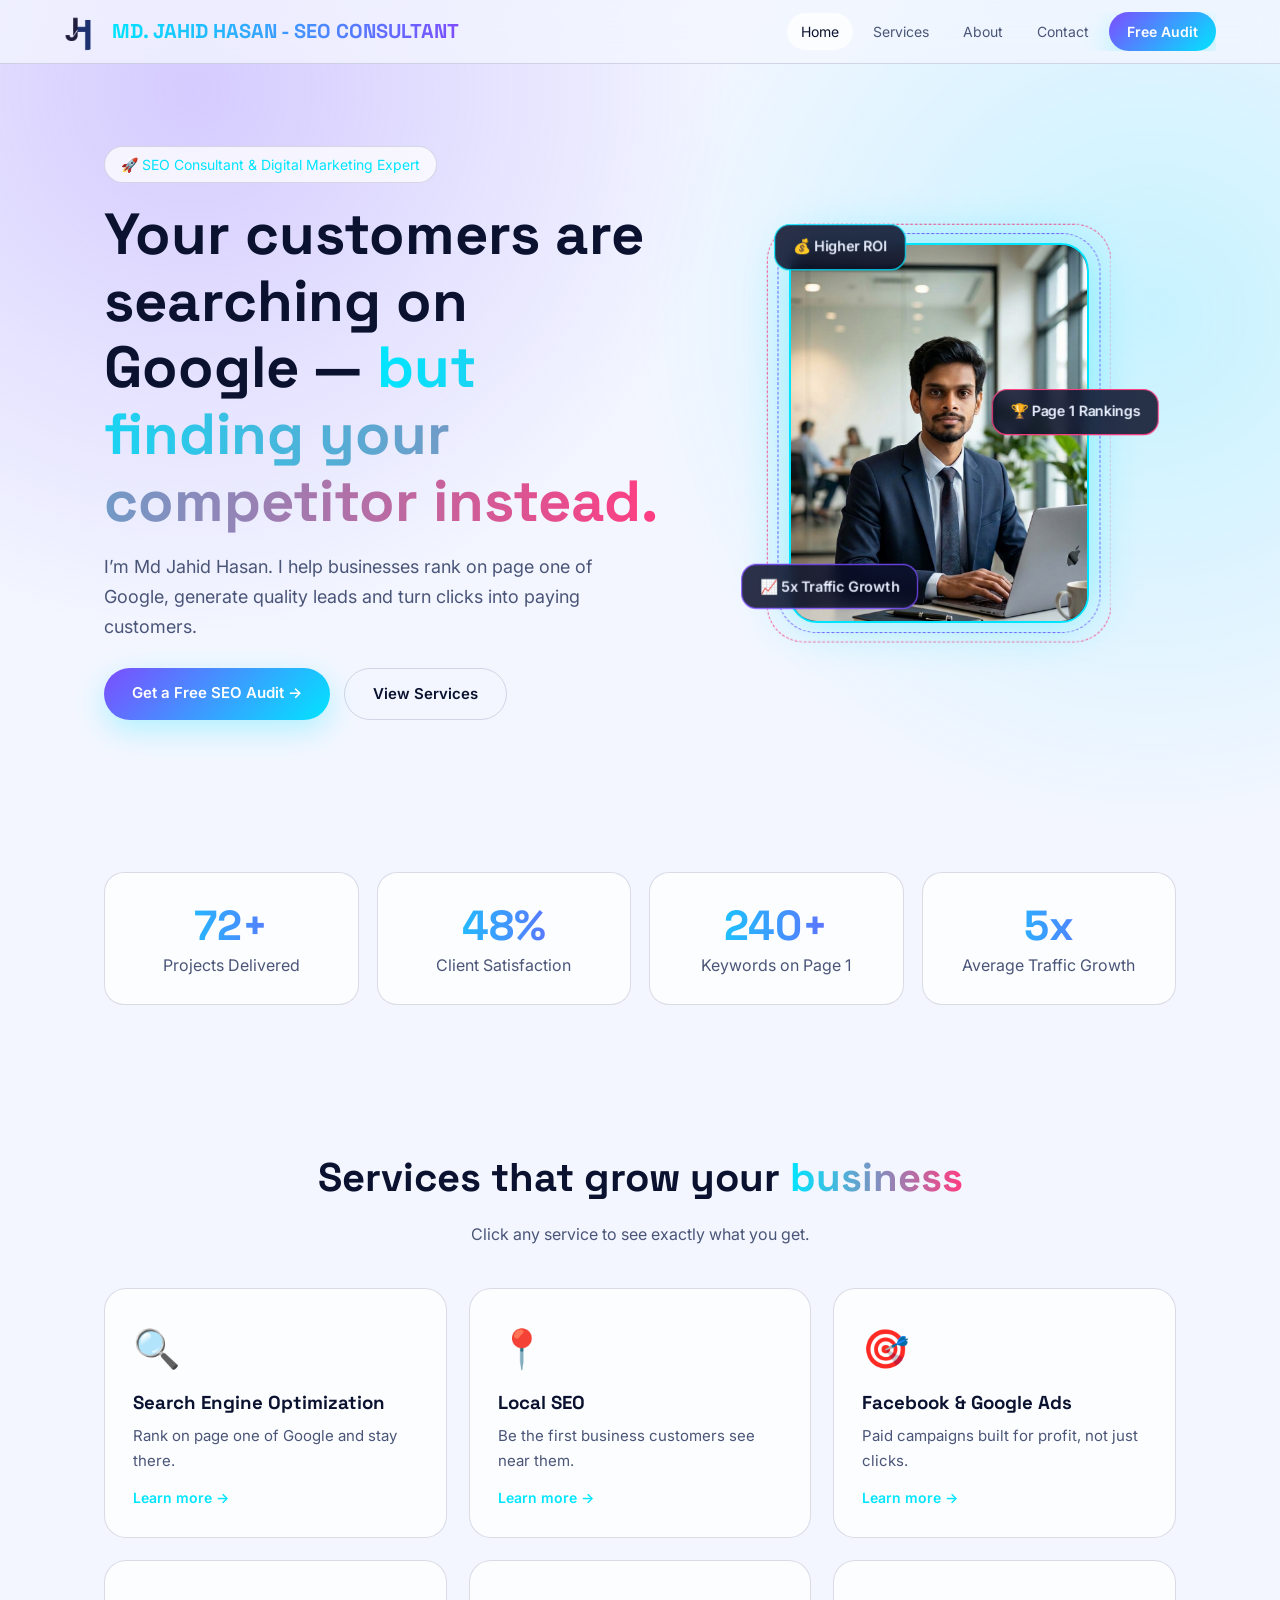
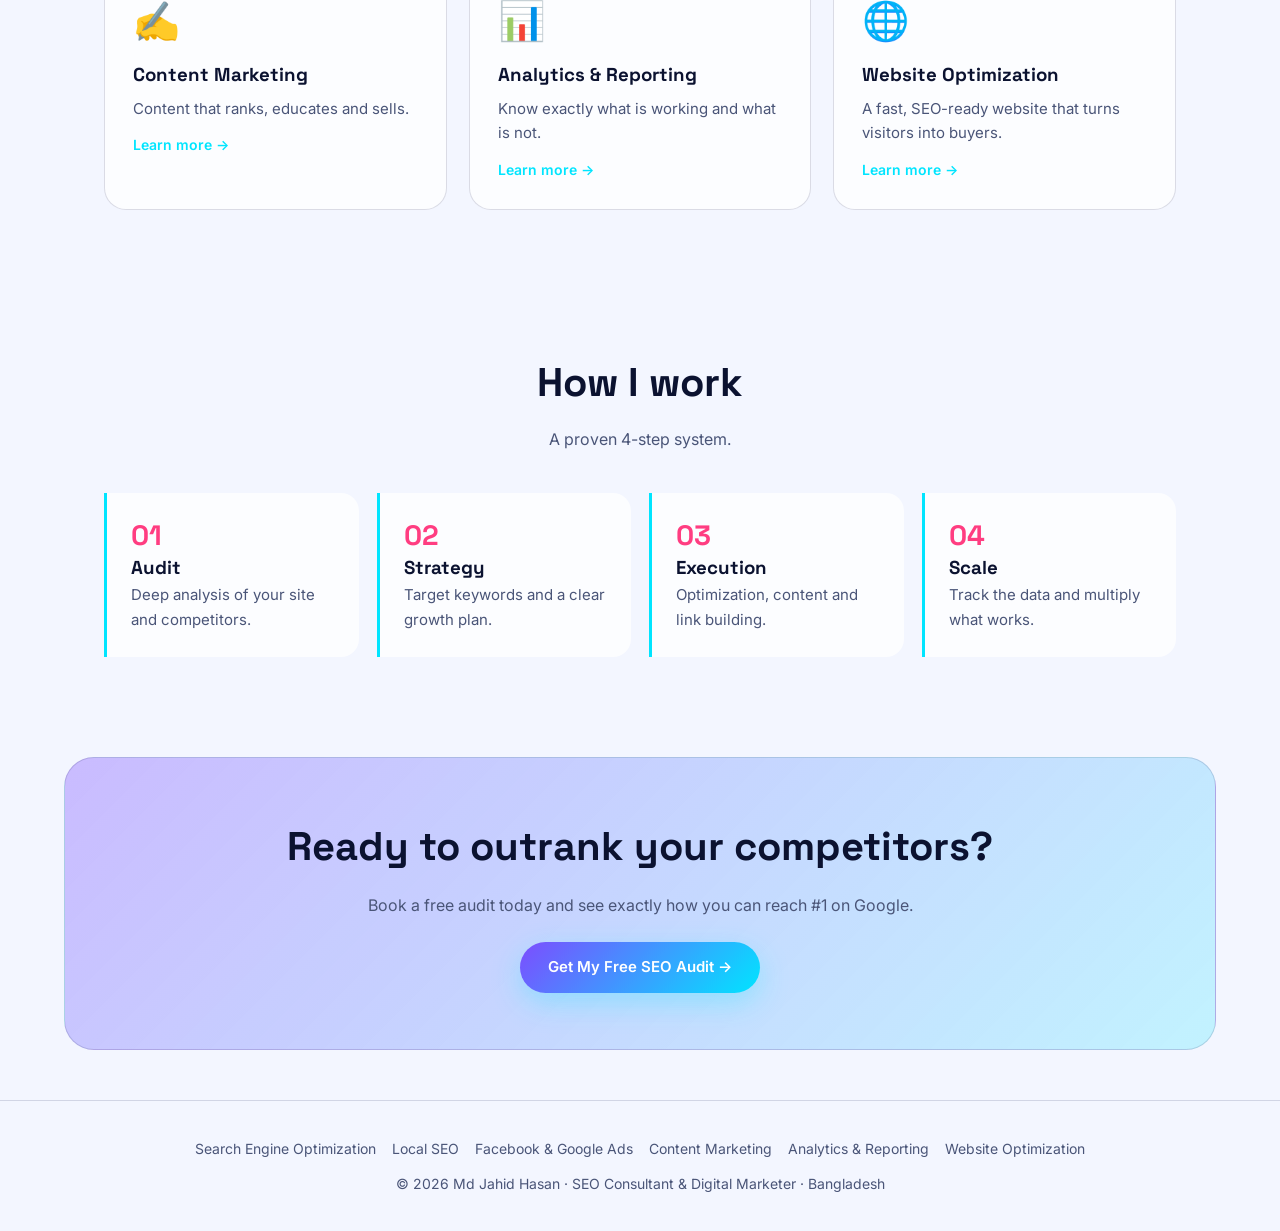
<file: jahid-hasan-website/index.html>
<!DOCTYPE html>
<html lang="en">
<head>
<meta charset="utf-8">
<meta name="viewport" content="width=device-width, initial-scale=1, viewport-fit=cover">
<title>Md Jahid Hasan – SEO Consultant &amp; Digital Marketer</title>
<meta name="description" content="I help businesses rank on page one of Google, generate quality leads and turn clicks into paying customers.">
<link rel="stylesheet" href="https://fonts.googleapis.com/css2?family=Space+Grotesk:wght@500;700&family=Inter:wght@400;500;600&display=swap">
<link rel="stylesheet" href="css/style.css">
</head>
<body>
<nav><a class="logo" href="index.html"><img src="images/logo.png" alt="Md Jahid Hasan logo" onerror="this.style.display='none'"><span class="logo-name">MD. JAHID HASAN - SEO CONSULTANT</span></a>
<div class="links"><a href="index.html" class="on">Home</a><a href="services.html">Services</a><a href="about.html">About</a><a href="contact.html">Contact</a><a class="btn" style="padding:8px 18px;color:#fff" href="contact.html">Free Audit</a></div></nav>
<main>
<section class="hero"><div><span class="tag">🚀 SEO Consultant &amp; Digital Marketing Expert</span>
<h1>Your customers are searching on Google — <em>but finding your competitor instead.</em></h1>
<p class="lead">I’m Md Jahid Hasan. I help businesses rank on page one of Google, generate quality leads and turn clicks into paying customers.</p>
<div class="btns"><a class="btn" href="contact.html">Get a Free SEO Audit →</a><a class="btn o" href="services.html">View Services</a></div></div>
<div class="stage"><div class="frame" id="frame"><div class="ph" title="Md Jahid Hasan"><img src="images/jahid.jpg" alt="Md Jahid Hasan" onerror="this.outerHTML='&lt;span class=&quot;ph-fallback&quot;&gt;&lt;b&gt;JH&lt;/b&gt;Add images/jahid.jpg&lt;/span&gt;'"></div>
<div class="chip">🏆 Page 1 Rankings</div><div class="chip">📈 5x Traffic Growth</div><div class="chip">💰 Higher ROI</div></div></div></section>
<section><div class="stats">
<div class="stat rv"><b data-n="150" data-s="+">0</b><span>Projects Delivered</span></div>
<div class="stat rv"><b data-n="95" data-s="%">0</b><span>Client Satisfaction</span></div>
<div class="stat rv"><b data-n="500" data-s="+">0</b><span>Keywords on Page 1</span></div>
<div class="stat rv"><b data-n="5" data-s="x">0</b><span>Average Traffic Growth</span></div></div></section>
<section><h2 class="rv">Services that grow your <em>business</em></h2><p class="sub rv">Click any service to see exactly what you get.</p><div class="grid"><a class="card rv" href="seo.html"><span class="ic">🔍</span><h3>Search Engine Optimization</h3><p>Rank on page one of Google and stay there.</p><em>Learn more →</em></a><a class="card rv" href="local-seo.html"><span class="ic">📍</span><h3>Local SEO</h3><p>Be the first business customers see near them.</p><em>Learn more →</em></a><a class="card rv" href="ads.html"><span class="ic">🎯</span><h3>Facebook &amp; Google Ads</h3><p>Paid campaigns built for profit, not just clicks.</p><em>Learn more →</em></a><a class="card rv" href="content.html"><span class="ic">✍️</span><h3>Content Marketing</h3><p>Content that ranks, educates and sells.</p><em>Learn more →</em></a><a class="card rv" href="analytics.html"><span class="ic">📊</span><h3>Analytics &amp; Reporting</h3><p>Know exactly what is working and what is not.</p><em>Learn more →</em></a><a class="card rv" href="website.html"><span class="ic">🌐</span><h3>Website Optimization</h3><p>A fast, SEO-ready website that turns visitors into buyers.</p><em>Learn more →</em></a></div></section>
<section><h2 class="rv">How I work</h2><p class="sub rv">A proven 4-step system.</p><div class="steps"><div class="step rv"><h3>Audit</h3><p>Deep analysis of your site and competitors.</p></div><div class="step rv"><h3>Strategy</h3><p>Target keywords and a clear growth plan.</p></div><div class="step rv"><h3>Execution</h3><p>Optimization, content and link building.</p></div><div class="step rv"><h3>Scale</h3><p>Track the data and multiply what works.</p></div></div></section>
<div class="cta rv"><h2>Ready to outrank your competitors?</h2><p>Book a free audit today and see exactly how you can reach #1 on Google.</p><a class="btn" href="contact.html">Get My Free SEO Audit →</a></div>
</main>
<footer><div><a href="seo.html">Search Engine Optimization</a><a href="local-seo.html">Local SEO</a><a href="ads.html">Facebook &amp; Google Ads</a><a href="content.html">Content Marketing</a><a href="analytics.html">Analytics &amp; Reporting</a><a href="website.html">Website Optimization</a></div>© 2026 Md Jahid Hasan · SEO Consultant &amp; Digital Marketer · Bangladesh</footer>
<script src="js/config.js"></script>
<script src="js/main.js"></script>
</body>
</html>
</file>
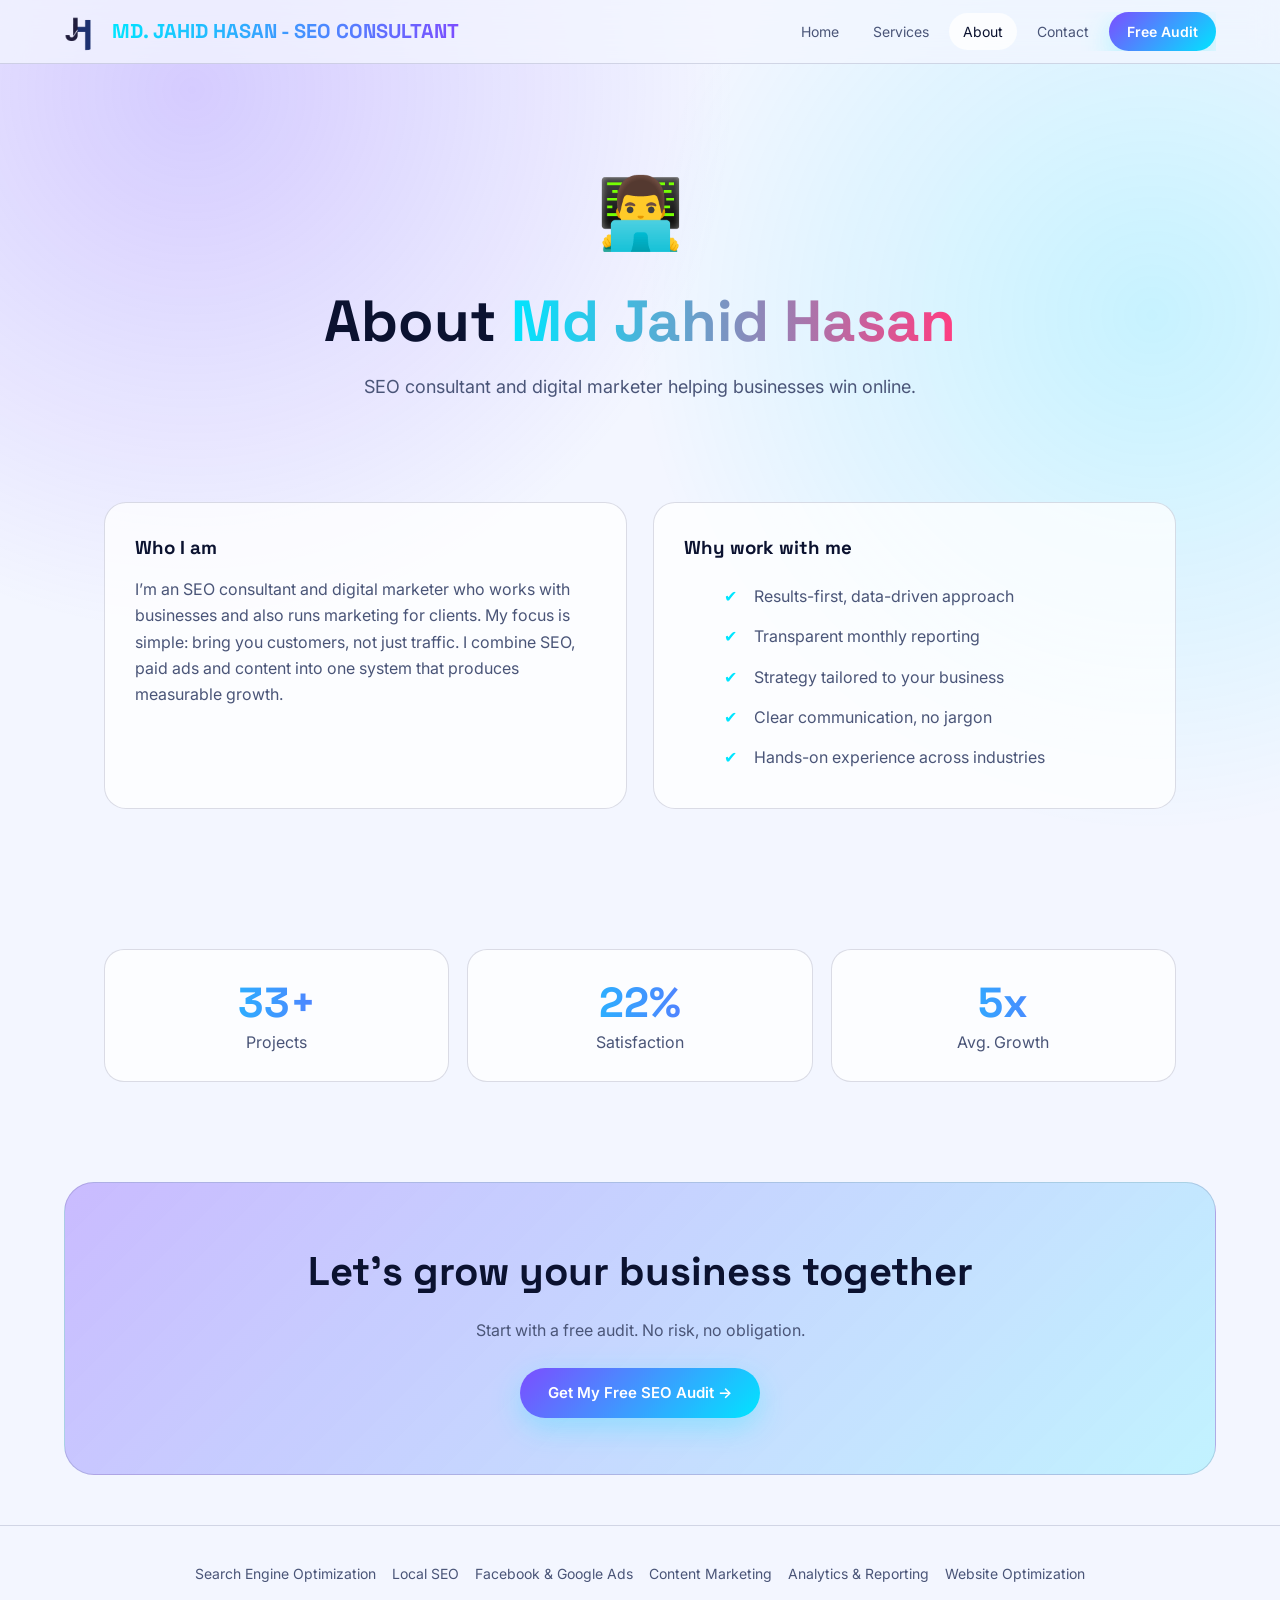
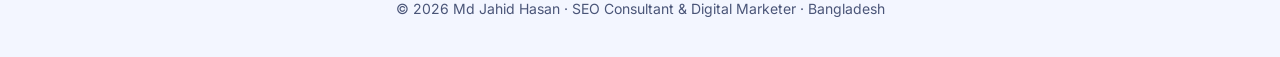
<file: jahid-hasan-website/about.html>
<!DOCTYPE html>
<html lang="en">
<head>
<meta charset="utf-8">
<meta name="viewport" content="width=device-width, initial-scale=1, viewport-fit=cover">
<title>About – Md Jahid Hasan</title>
<meta name="description" content="SEO consultant and digital marketer helping businesses win online.">
<link rel="stylesheet" href="https://fonts.googleapis.com/css2?family=Space+Grotesk:wght@500;700&family=Inter:wght@400;500;600&display=swap">
<link rel="stylesheet" href="css/style.css">
</head>
<body>
<nav><a class="logo" href="index.html"><img src="images/logo.png" alt="Md Jahid Hasan logo" onerror="this.style.display='none'"><span class="logo-name">MD. JAHID HASAN - SEO CONSULTANT</span></a>
<div class="links"><a href="index.html">Home</a><a href="services.html">Services</a><a href="about.html" class="on">About</a><a href="contact.html">Contact</a><a class="btn" style="padding:8px 18px;color:#fff" href="contact.html">Free Audit</a></div></nav>
<main>
<div class="phead"><span class="big">👨‍💻</span><h1>About <em>Md Jahid Hasan</em></h1><p>SEO consultant and digital marketer helping businesses win online.</p></div>
<section><div class="two"><div class="box rv"><h3>Who I am</h3><p style="color:var(--mu)">I’m an SEO consultant and digital marketer who works with businesses and also runs marketing for clients. My focus is simple: bring you customers, not just traffic. I combine SEO, paid ads and content into one system that produces measurable growth.</p></div>
<div class="box rv"><h3>Why work with me</h3><ul><li>Results-first, data-driven approach</li><li>Transparent monthly reporting</li><li>Strategy tailored to your business</li><li>Clear communication, no jargon</li><li>Hands-on experience across industries</li></ul></div></div></section>
<section><div class="stats"><div class="stat"><b data-n="150" data-s="+">0</b><span>Projects</span></div><div class="stat"><b data-n="95" data-s="%">0</b><span>Satisfaction</span></div><div class="stat"><b data-n="5" data-s="x">0</b><span>Avg. Growth</span></div></div></section>
<div class="cta rv"><h2>Let’s grow your business together</h2><p>Start with a free audit. No risk, no obligation.</p><a class="btn" href="contact.html">Get My Free SEO Audit →</a></div>
</main>
<footer><div><a href="seo.html">Search Engine Optimization</a><a href="local-seo.html">Local SEO</a><a href="ads.html">Facebook &amp; Google Ads</a><a href="content.html">Content Marketing</a><a href="analytics.html">Analytics &amp; Reporting</a><a href="website.html">Website Optimization</a></div>© 2026 Md Jahid Hasan · SEO Consultant &amp; Digital Marketer · Bangladesh</footer>
<script src="js/config.js"></script>
<script src="js/main.js"></script>
</body>
</html>
</file>
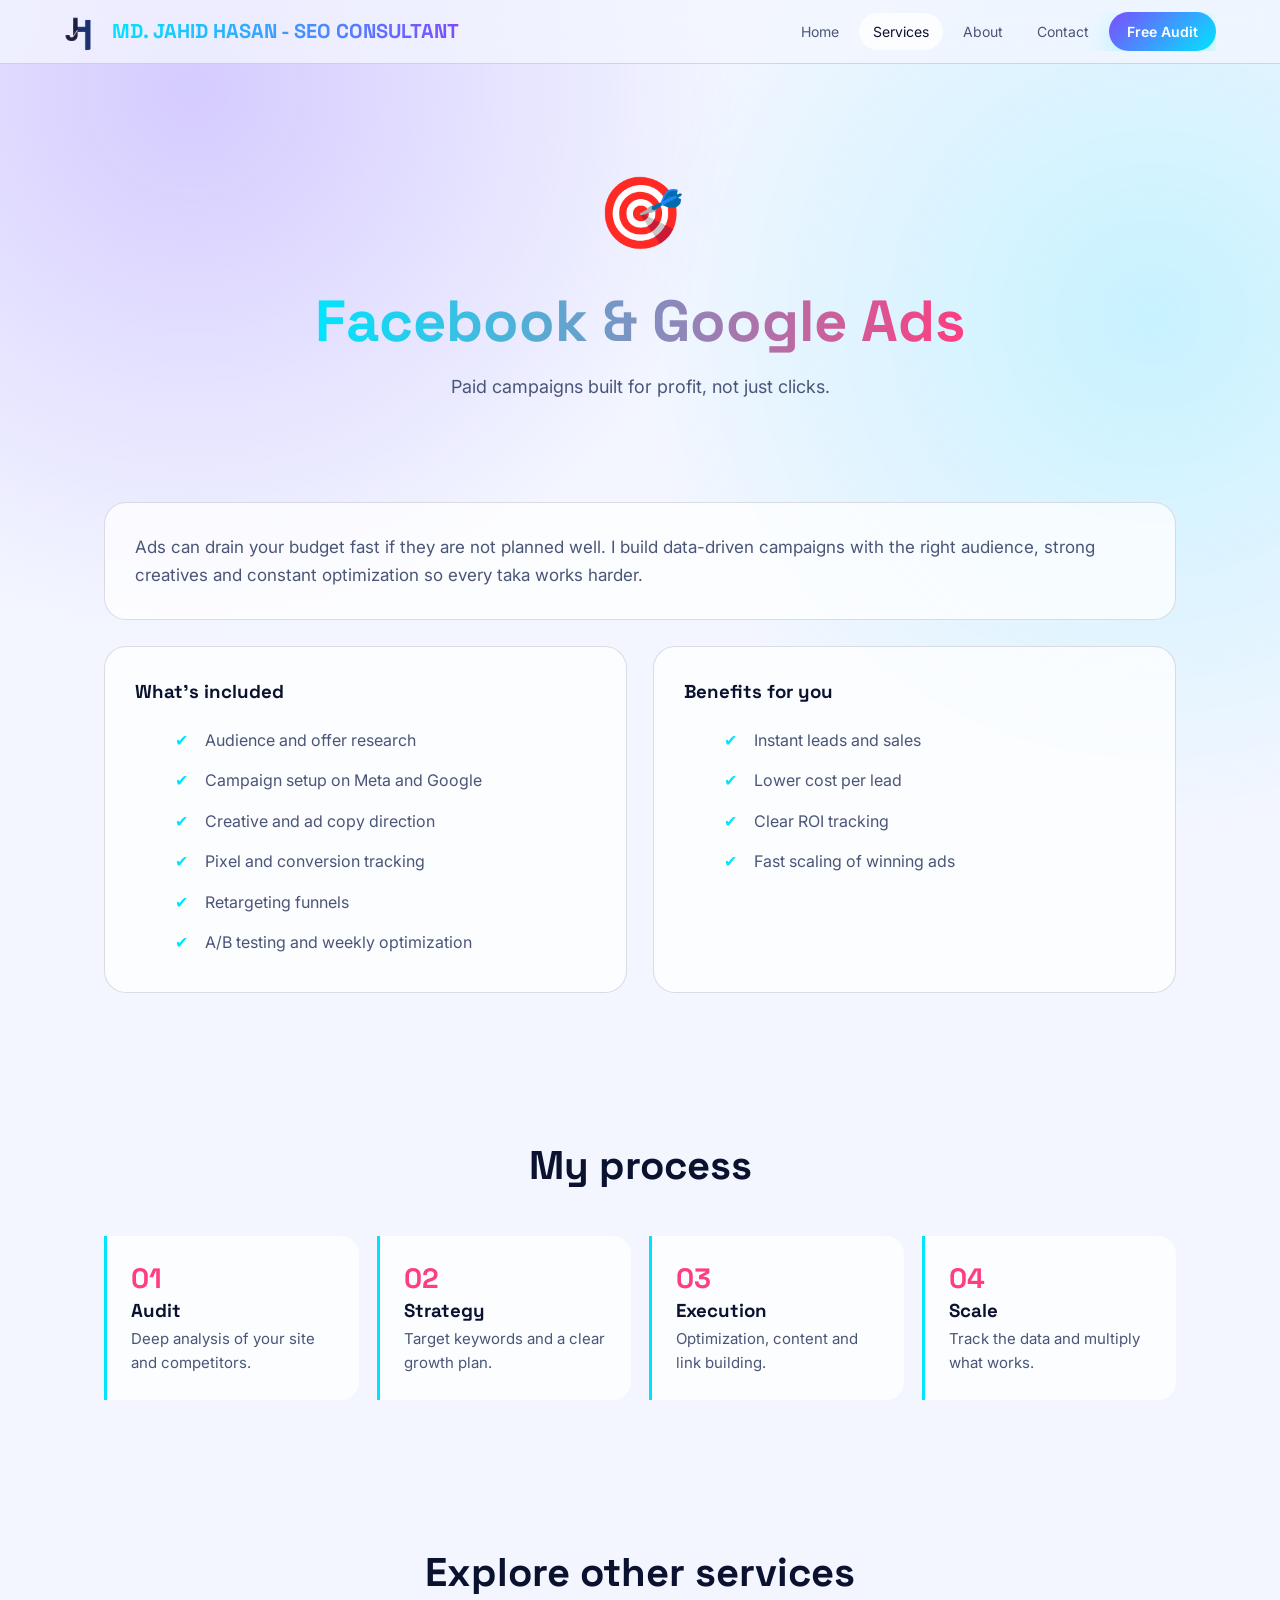
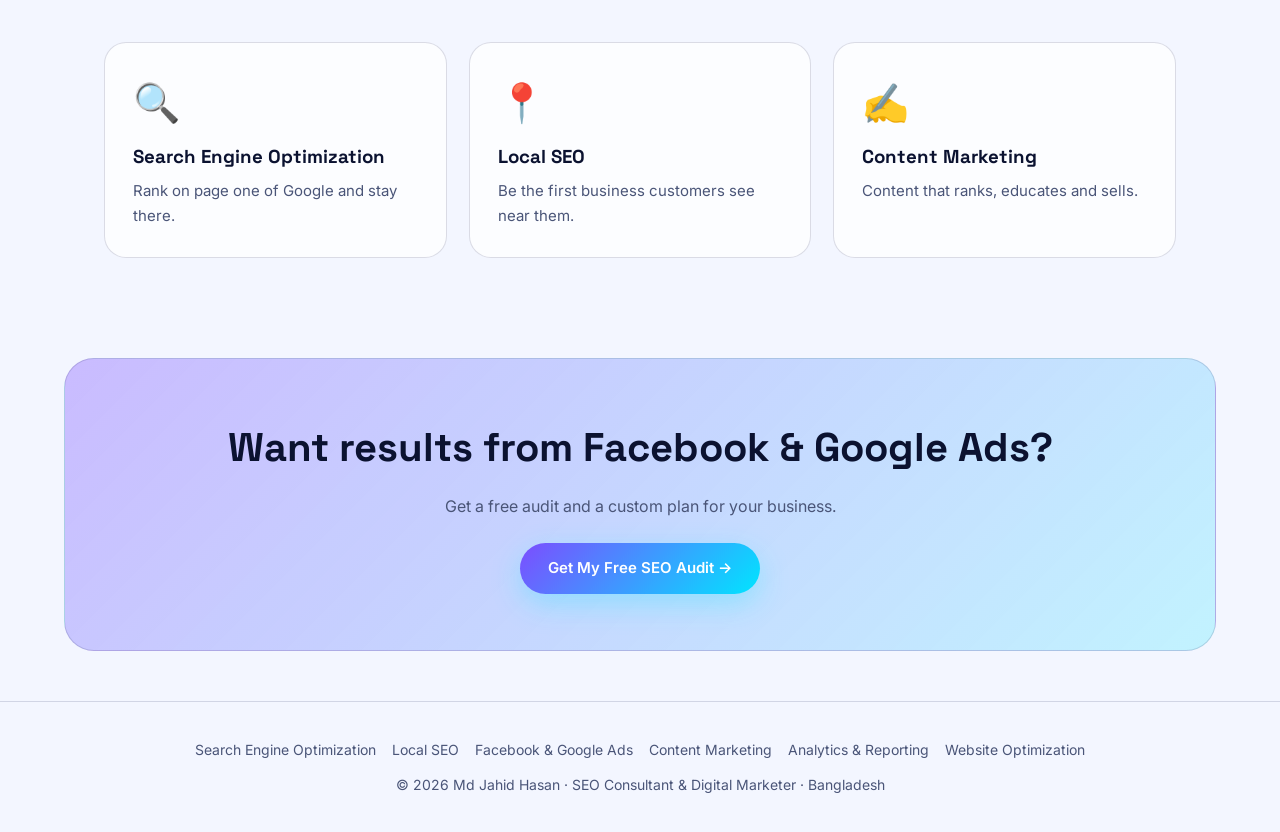
<file: jahid-hasan-website/ads.html>
<!DOCTYPE html>
<html lang="en">
<head>
<meta charset="utf-8">
<meta name="viewport" content="width=device-width, initial-scale=1, viewport-fit=cover">
<title>Facebook &amp; Google Ads – Md Jahid Hasan</title>
<meta name="description" content="Paid campaigns built for profit, not just clicks.">
<link rel="stylesheet" href="https://fonts.googleapis.com/css2?family=Space+Grotesk:wght@500;700&family=Inter:wght@400;500;600&display=swap">
<link rel="stylesheet" href="css/style.css">
</head>
<body>
<nav><a class="logo" href="index.html"><img src="images/logo.png" alt="Md Jahid Hasan logo" onerror="this.style.display='none'"><span class="logo-name">MD. JAHID HASAN - SEO CONSULTANT</span></a>
<div class="links"><a href="index.html">Home</a><a href="services.html" class="on">Services</a><a href="about.html">About</a><a href="contact.html">Contact</a><a class="btn" style="padding:8px 18px;color:#fff" href="contact.html">Free Audit</a></div></nav>
<main>
<div class="phead"><span class="big">🎯</span><h1><em>Facebook &amp; Google Ads</em></h1><p>Paid campaigns built for profit, not just clicks.</p></div>
<section><div class="box rv" style="margin-bottom:26px"><p style="color:var(--mu);font-size:17px">Ads can drain your budget fast if they are not planned well. I build data-driven campaigns with the right audience, strong creatives and constant optimization so every taka works harder.</p></div>
<div class="two"><div class="box rv"><h3>What’s included</h3><ul><li>Audience and offer research</li><li>Campaign setup on Meta and Google</li><li>Creative and ad copy direction</li><li>Pixel and conversion tracking</li><li>Retargeting funnels</li><li>A/B testing and weekly optimization</li></ul></div><div class="box rv"><h3>Benefits for you</h3><ul><li>Instant leads and sales</li><li>Lower cost per lead</li><li>Clear ROI tracking</li><li>Fast scaling of winning ads</li></ul></div></div></section>
<section><h2 class="rv">My process</h2><br><div class="steps"><div class="step rv"><h3>Audit</h3><p>Deep analysis of your site and competitors.</p></div><div class="step rv"><h3>Strategy</h3><p>Target keywords and a clear growth plan.</p></div><div class="step rv"><h3>Execution</h3><p>Optimization, content and link building.</p></div><div class="step rv"><h3>Scale</h3><p>Track the data and multiply what works.</p></div></div></section>
<section><h2 class="rv">Explore other services</h2><br><div class="grid"><a class="card rv" href="seo.html"><span class="ic">🔍</span><h3>Search Engine Optimization</h3><p>Rank on page one of Google and stay there.</p></a><a class="card rv" href="local-seo.html"><span class="ic">📍</span><h3>Local SEO</h3><p>Be the first business customers see near them.</p></a><a class="card rv" href="content.html"><span class="ic">✍️</span><h3>Content Marketing</h3><p>Content that ranks, educates and sells.</p></a></div></section>
<div class="cta rv"><h2>Want results from Facebook &amp; Google Ads?</h2><p>Get a free audit and a custom plan for your business.</p><a class="btn" href="contact.html">Get My Free SEO Audit →</a></div>
</main>
<footer><div><a href="seo.html">Search Engine Optimization</a><a href="local-seo.html">Local SEO</a><a href="ads.html">Facebook &amp; Google Ads</a><a href="content.html">Content Marketing</a><a href="analytics.html">Analytics &amp; Reporting</a><a href="website.html">Website Optimization</a></div>© 2026 Md Jahid Hasan · SEO Consultant &amp; Digital Marketer · Bangladesh</footer>
<script src="js/config.js"></script>
<script src="js/main.js"></script>
</body>
</html>
</file>
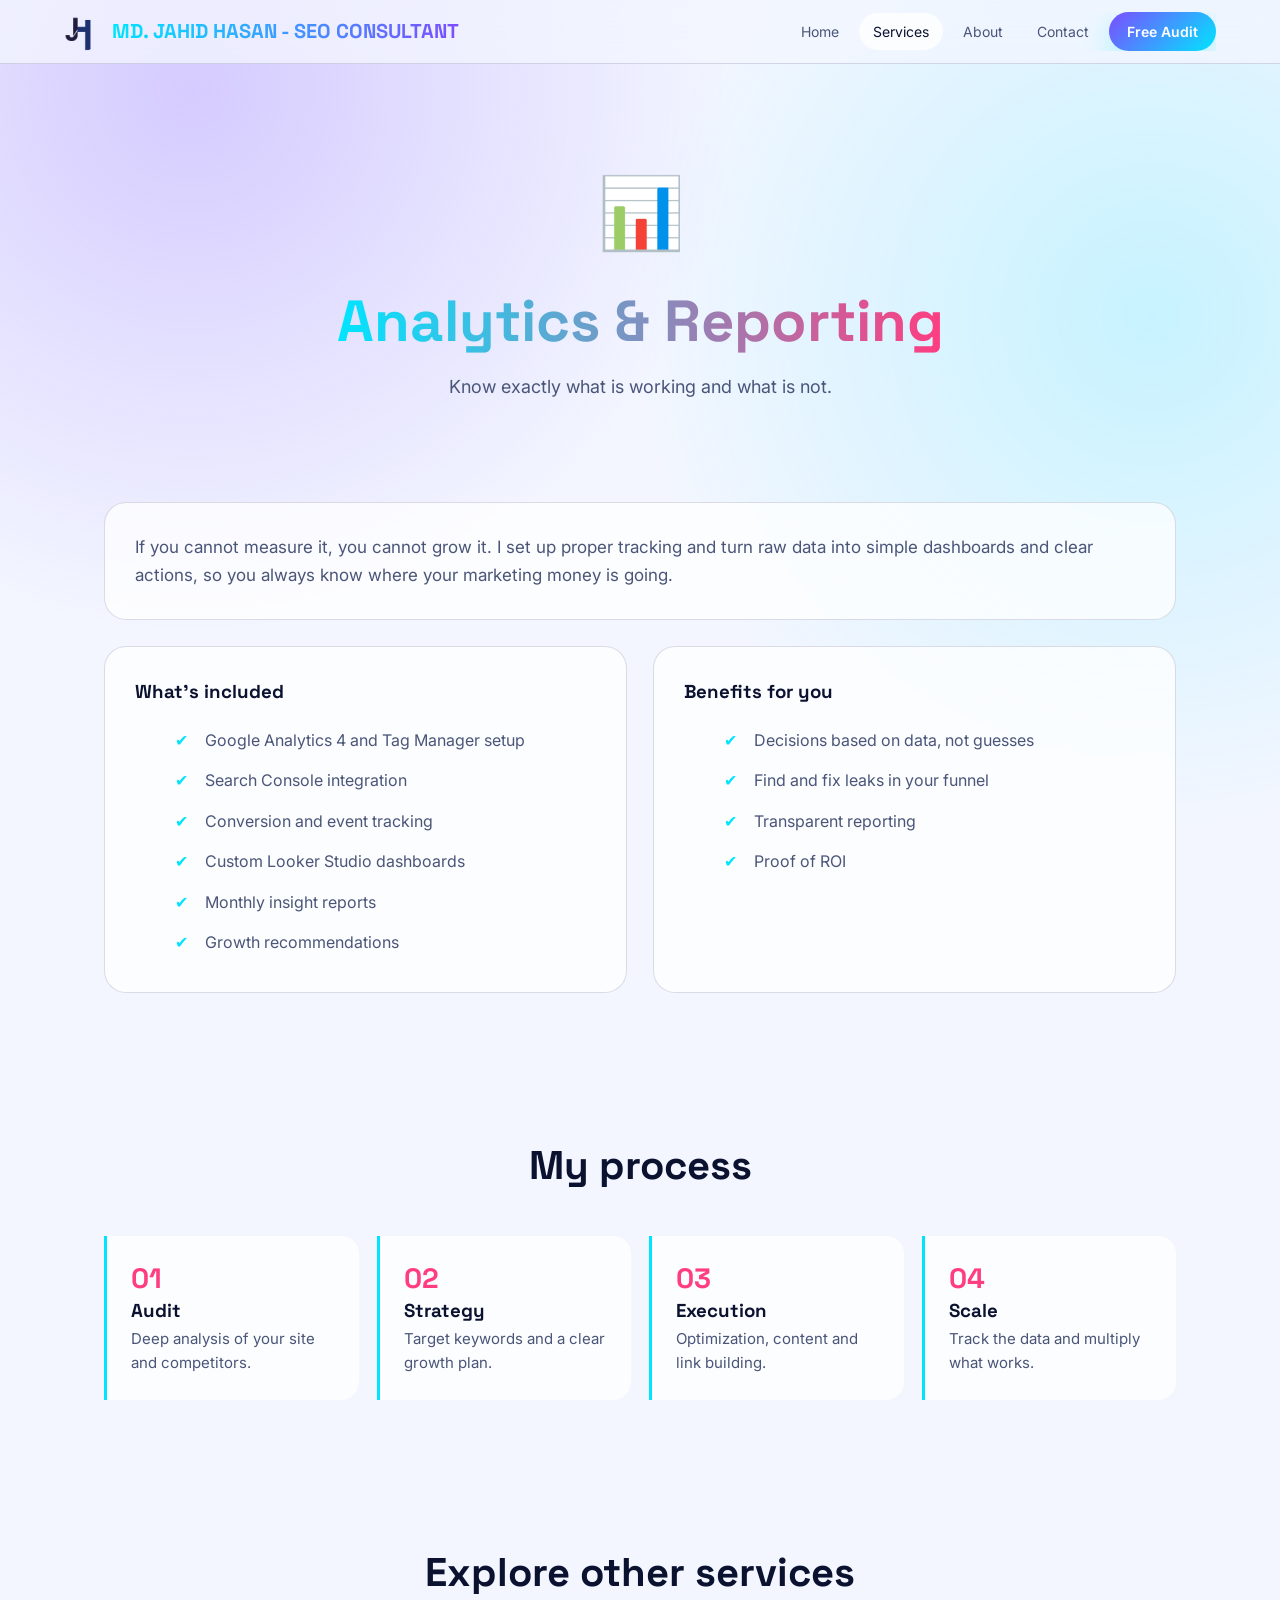
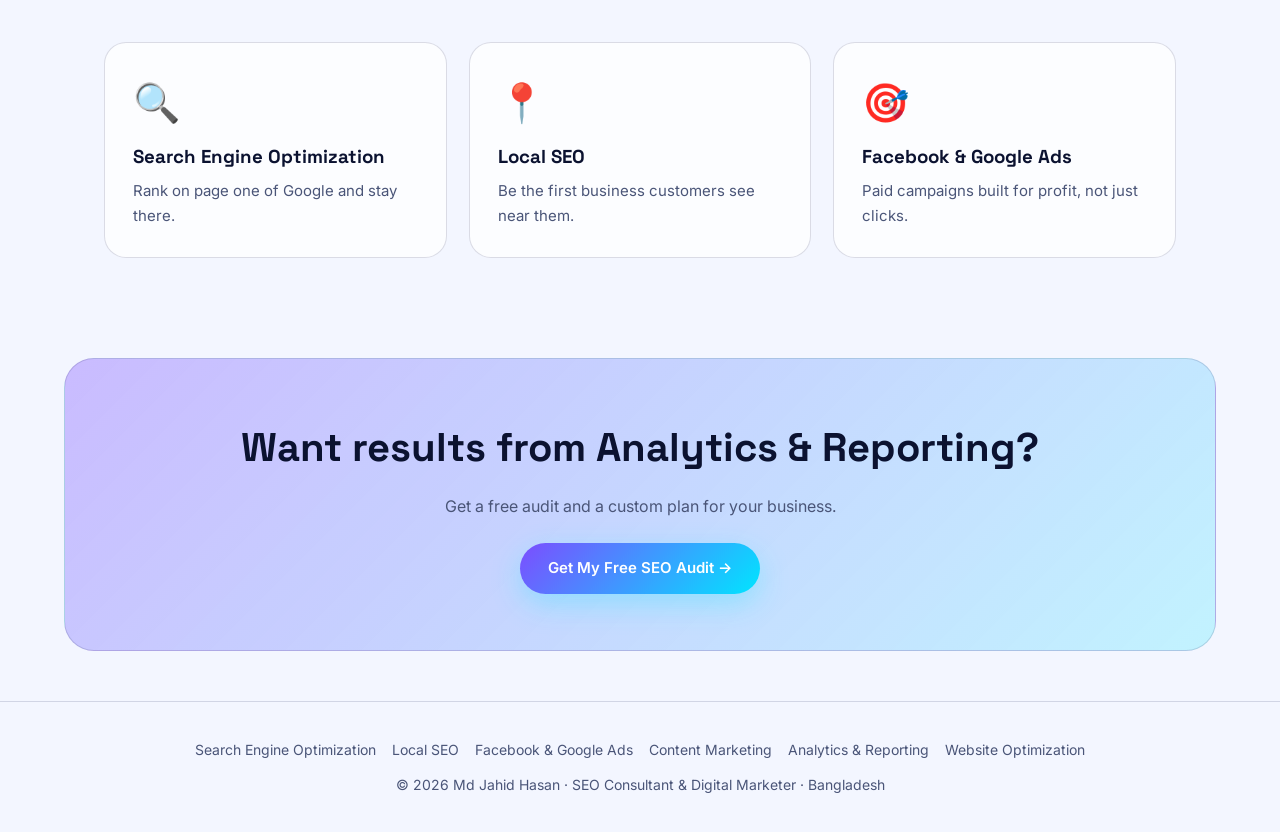
<file: jahid-hasan-website/analytics.html>
<!DOCTYPE html>
<html lang="en">
<head>
<meta charset="utf-8">
<meta name="viewport" content="width=device-width, initial-scale=1, viewport-fit=cover">
<title>Analytics &amp; Reporting – Md Jahid Hasan</title>
<meta name="description" content="Know exactly what is working and what is not.">
<link rel="stylesheet" href="https://fonts.googleapis.com/css2?family=Space+Grotesk:wght@500;700&family=Inter:wght@400;500;600&display=swap">
<link rel="stylesheet" href="css/style.css">
</head>
<body>
<nav><a class="logo" href="index.html"><img src="images/logo.png" alt="Md Jahid Hasan logo" onerror="this.style.display='none'"><span class="logo-name">MD. JAHID HASAN - SEO CONSULTANT</span></a>
<div class="links"><a href="index.html">Home</a><a href="services.html" class="on">Services</a><a href="about.html">About</a><a href="contact.html">Contact</a><a class="btn" style="padding:8px 18px;color:#fff" href="contact.html">Free Audit</a></div></nav>
<main>
<div class="phead"><span class="big">📊</span><h1><em>Analytics &amp; Reporting</em></h1><p>Know exactly what is working and what is not.</p></div>
<section><div class="box rv" style="margin-bottom:26px"><p style="color:var(--mu);font-size:17px">If you cannot measure it, you cannot grow it. I set up proper tracking and turn raw data into simple dashboards and clear actions, so you always know where your marketing money is going.</p></div>
<div class="two"><div class="box rv"><h3>What’s included</h3><ul><li>Google Analytics 4 and Tag Manager setup</li><li>Search Console integration</li><li>Conversion and event tracking</li><li>Custom Looker Studio dashboards</li><li>Monthly insight reports</li><li>Growth recommendations</li></ul></div><div class="box rv"><h3>Benefits for you</h3><ul><li>Decisions based on data, not guesses</li><li>Find and fix leaks in your funnel</li><li>Transparent reporting</li><li>Proof of ROI</li></ul></div></div></section>
<section><h2 class="rv">My process</h2><br><div class="steps"><div class="step rv"><h3>Audit</h3><p>Deep analysis of your site and competitors.</p></div><div class="step rv"><h3>Strategy</h3><p>Target keywords and a clear growth plan.</p></div><div class="step rv"><h3>Execution</h3><p>Optimization, content and link building.</p></div><div class="step rv"><h3>Scale</h3><p>Track the data and multiply what works.</p></div></div></section>
<section><h2 class="rv">Explore other services</h2><br><div class="grid"><a class="card rv" href="seo.html"><span class="ic">🔍</span><h3>Search Engine Optimization</h3><p>Rank on page one of Google and stay there.</p></a><a class="card rv" href="local-seo.html"><span class="ic">📍</span><h3>Local SEO</h3><p>Be the first business customers see near them.</p></a><a class="card rv" href="ads.html"><span class="ic">🎯</span><h3>Facebook &amp; Google Ads</h3><p>Paid campaigns built for profit, not just clicks.</p></a></div></section>
<div class="cta rv"><h2>Want results from Analytics &amp; Reporting?</h2><p>Get a free audit and a custom plan for your business.</p><a class="btn" href="contact.html">Get My Free SEO Audit →</a></div>
</main>
<footer><div><a href="seo.html">Search Engine Optimization</a><a href="local-seo.html">Local SEO</a><a href="ads.html">Facebook &amp; Google Ads</a><a href="content.html">Content Marketing</a><a href="analytics.html">Analytics &amp; Reporting</a><a href="website.html">Website Optimization</a></div>© 2026 Md Jahid Hasan · SEO Consultant &amp; Digital Marketer · Bangladesh</footer>
<script src="js/config.js"></script>
<script src="js/main.js"></script>
</body>
</html>
</file>
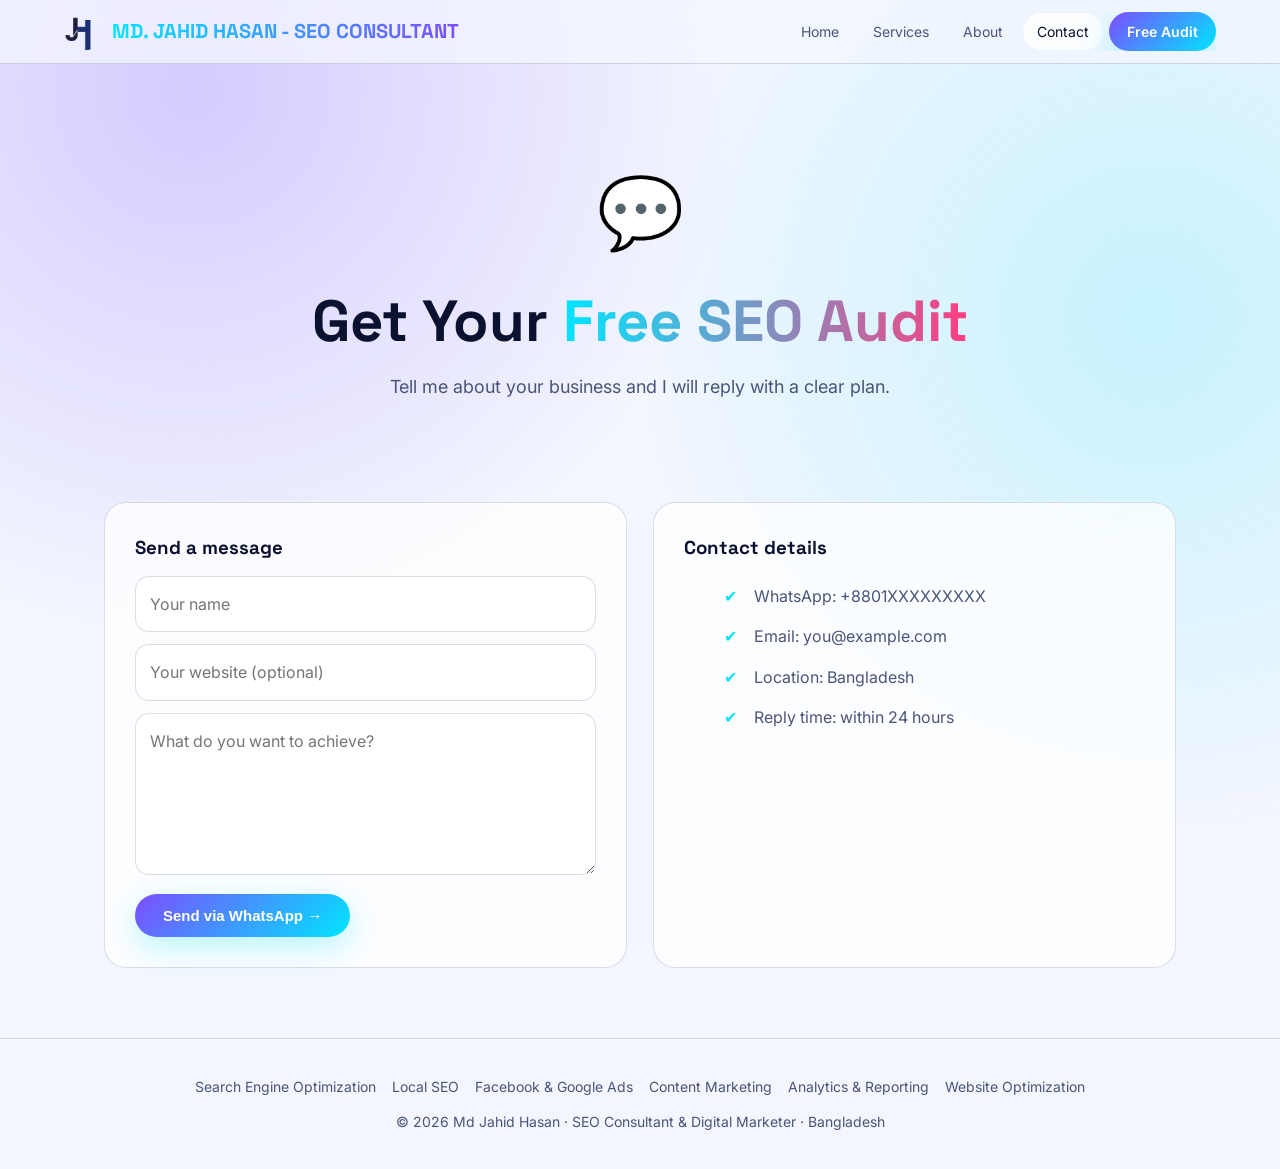
<file: jahid-hasan-website/contact.html>
<!DOCTYPE html>
<html lang="en">
<head>
<meta charset="utf-8">
<meta name="viewport" content="width=device-width, initial-scale=1, viewport-fit=cover">
<title>Contact – Free SEO Audit | Md Jahid Hasan</title>
<meta name="description" content="Tell me about your business and I will reply with a clear plan.">
<link rel="stylesheet" href="https://fonts.googleapis.com/css2?family=Space+Grotesk:wght@500;700&family=Inter:wght@400;500;600&display=swap">
<link rel="stylesheet" href="css/style.css">
</head>
<body>
<nav><a class="logo" href="index.html"><img src="images/logo.png" alt="Md Jahid Hasan logo" onerror="this.style.display='none'"><span class="logo-name">MD. JAHID HASAN - SEO CONSULTANT</span></a>
<div class="links"><a href="index.html">Home</a><a href="services.html">Services</a><a href="about.html">About</a><a href="contact.html" class="on">Contact</a><a class="btn" style="padding:8px 18px;color:#fff" href="contact.html">Free Audit</a></div></nav>
<main>
<div class="phead"><span class="big">💬</span><h1>Get Your <em>Free SEO Audit</em></h1><p>Tell me about your business and I will reply with a clear plan.</p></div>
<section><div class="two"><div class="box rv"><h3>Send a message</h3><input id="cn" placeholder="Your name"><input id="cw" placeholder="Your website (optional)"><textarea id="cm" rows="5" placeholder="What do you want to achieve?"></textarea><button class="btn" id="send">Send via WhatsApp →</button></div>
<div class="box rv"><h3>Contact details</h3><ul><li>WhatsApp: <span data-wa></span></li><li>Email: <span data-email></span></li><li>Location: Bangladesh</li><li>Reply time: within 24 hours</li></ul></div></div></section>
</main>
<footer><div><a href="seo.html">Search Engine Optimization</a><a href="local-seo.html">Local SEO</a><a href="ads.html">Facebook &amp; Google Ads</a><a href="content.html">Content Marketing</a><a href="analytics.html">Analytics &amp; Reporting</a><a href="website.html">Website Optimization</a></div>© 2026 Md Jahid Hasan · SEO Consultant &amp; Digital Marketer · Bangladesh</footer>
<script src="js/config.js"></script>
<script src="js/main.js"></script>
</body>
</html>
</file>
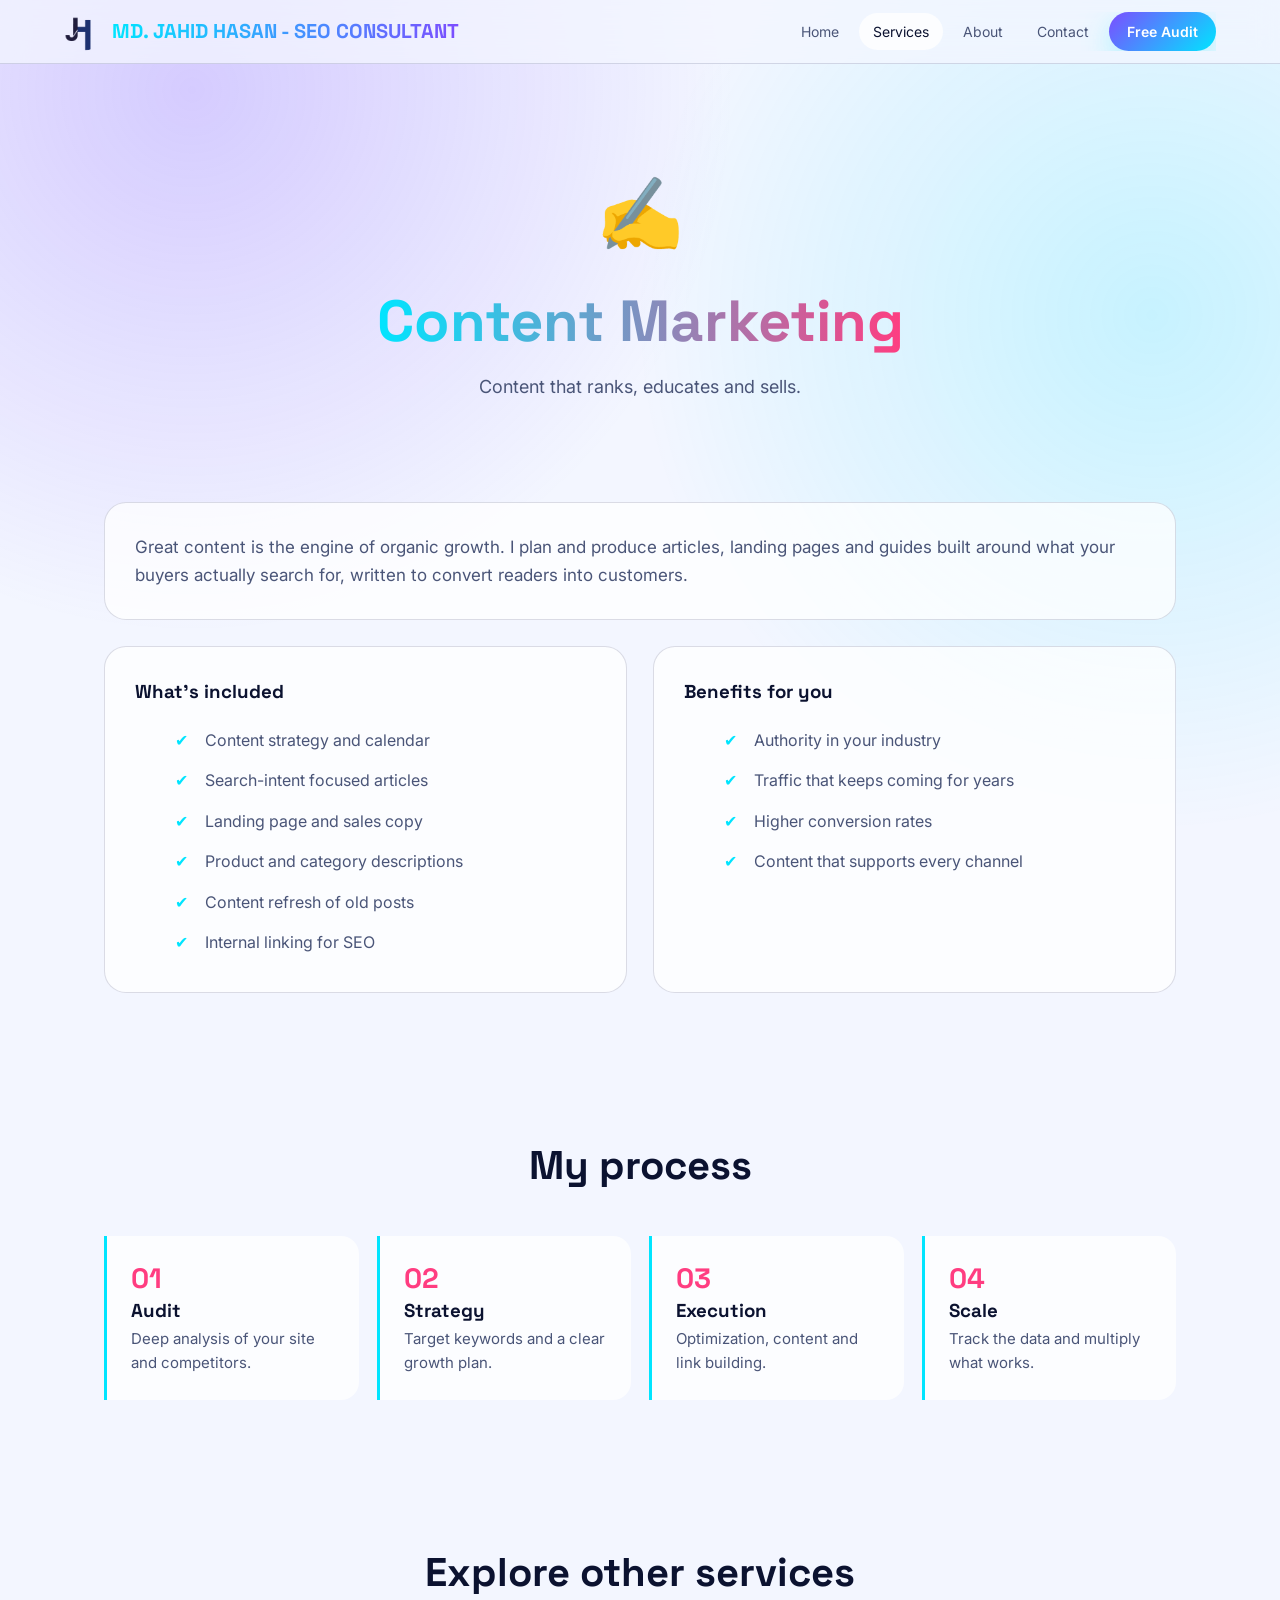
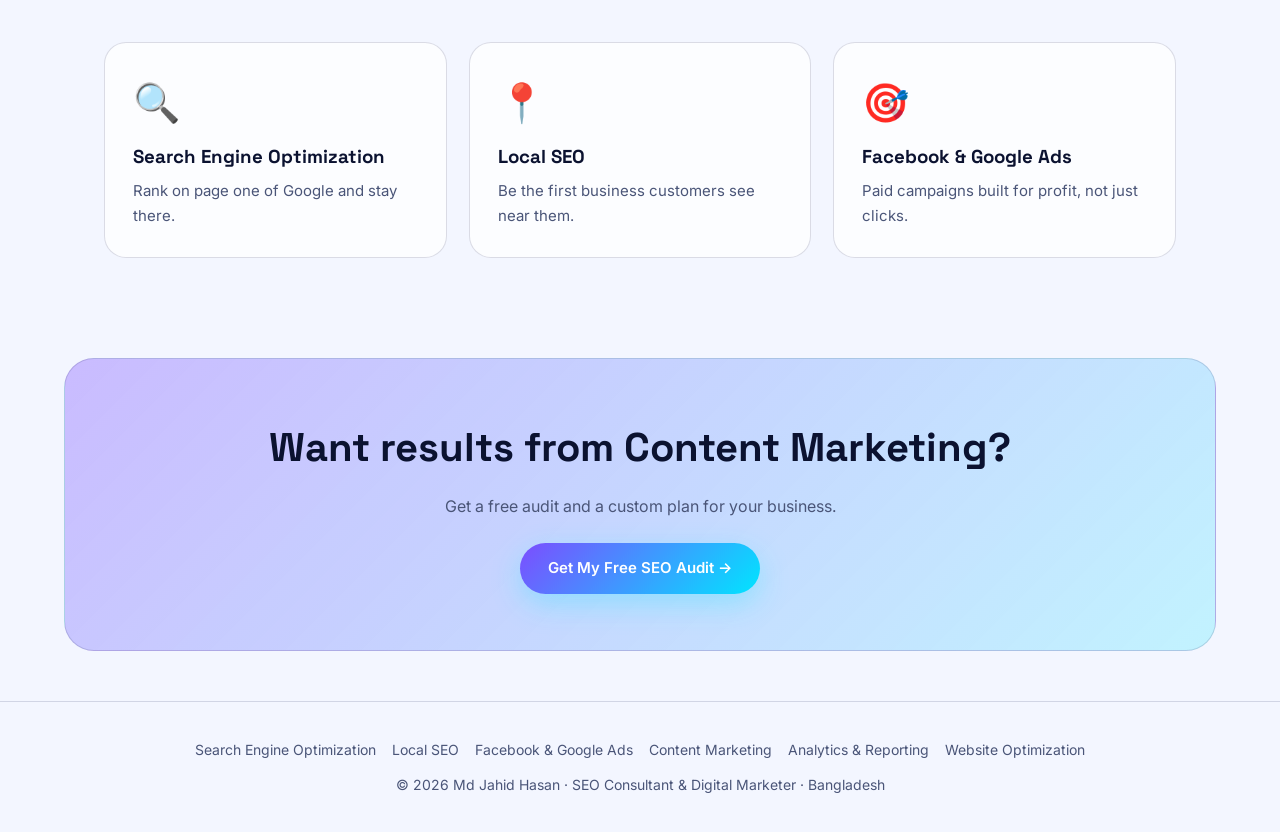
<file: jahid-hasan-website/content.html>
<!DOCTYPE html>
<html lang="en">
<head>
<meta charset="utf-8">
<meta name="viewport" content="width=device-width, initial-scale=1, viewport-fit=cover">
<title>Content Marketing – Md Jahid Hasan</title>
<meta name="description" content="Content that ranks, educates and sells.">
<link rel="stylesheet" href="https://fonts.googleapis.com/css2?family=Space+Grotesk:wght@500;700&family=Inter:wght@400;500;600&display=swap">
<link rel="stylesheet" href="css/style.css">
</head>
<body>
<nav><a class="logo" href="index.html"><img src="images/logo.png" alt="Md Jahid Hasan logo" onerror="this.style.display='none'"><span class="logo-name">MD. JAHID HASAN - SEO CONSULTANT</span></a>
<div class="links"><a href="index.html">Home</a><a href="services.html" class="on">Services</a><a href="about.html">About</a><a href="contact.html">Contact</a><a class="btn" style="padding:8px 18px;color:#fff" href="contact.html">Free Audit</a></div></nav>
<main>
<div class="phead"><span class="big">✍️</span><h1><em>Content Marketing</em></h1><p>Content that ranks, educates and sells.</p></div>
<section><div class="box rv" style="margin-bottom:26px"><p style="color:var(--mu);font-size:17px">Great content is the engine of organic growth. I plan and produce articles, landing pages and guides built around what your buyers actually search for, written to convert readers into customers.</p></div>
<div class="two"><div class="box rv"><h3>What’s included</h3><ul><li>Content strategy and calendar</li><li>Search-intent focused articles</li><li>Landing page and sales copy</li><li>Product and category descriptions</li><li>Content refresh of old posts</li><li>Internal linking for SEO</li></ul></div><div class="box rv"><h3>Benefits for you</h3><ul><li>Authority in your industry</li><li>Traffic that keeps coming for years</li><li>Higher conversion rates</li><li>Content that supports every channel</li></ul></div></div></section>
<section><h2 class="rv">My process</h2><br><div class="steps"><div class="step rv"><h3>Audit</h3><p>Deep analysis of your site and competitors.</p></div><div class="step rv"><h3>Strategy</h3><p>Target keywords and a clear growth plan.</p></div><div class="step rv"><h3>Execution</h3><p>Optimization, content and link building.</p></div><div class="step rv"><h3>Scale</h3><p>Track the data and multiply what works.</p></div></div></section>
<section><h2 class="rv">Explore other services</h2><br><div class="grid"><a class="card rv" href="seo.html"><span class="ic">🔍</span><h3>Search Engine Optimization</h3><p>Rank on page one of Google and stay there.</p></a><a class="card rv" href="local-seo.html"><span class="ic">📍</span><h3>Local SEO</h3><p>Be the first business customers see near them.</p></a><a class="card rv" href="ads.html"><span class="ic">🎯</span><h3>Facebook &amp; Google Ads</h3><p>Paid campaigns built for profit, not just clicks.</p></a></div></section>
<div class="cta rv"><h2>Want results from Content Marketing?</h2><p>Get a free audit and a custom plan for your business.</p><a class="btn" href="contact.html">Get My Free SEO Audit →</a></div>
</main>
<footer><div><a href="seo.html">Search Engine Optimization</a><a href="local-seo.html">Local SEO</a><a href="ads.html">Facebook &amp; Google Ads</a><a href="content.html">Content Marketing</a><a href="analytics.html">Analytics &amp; Reporting</a><a href="website.html">Website Optimization</a></div>© 2026 Md Jahid Hasan · SEO Consultant &amp; Digital Marketer · Bangladesh</footer>
<script src="js/config.js"></script>
<script src="js/main.js"></script>
</body>
</html>
</file>
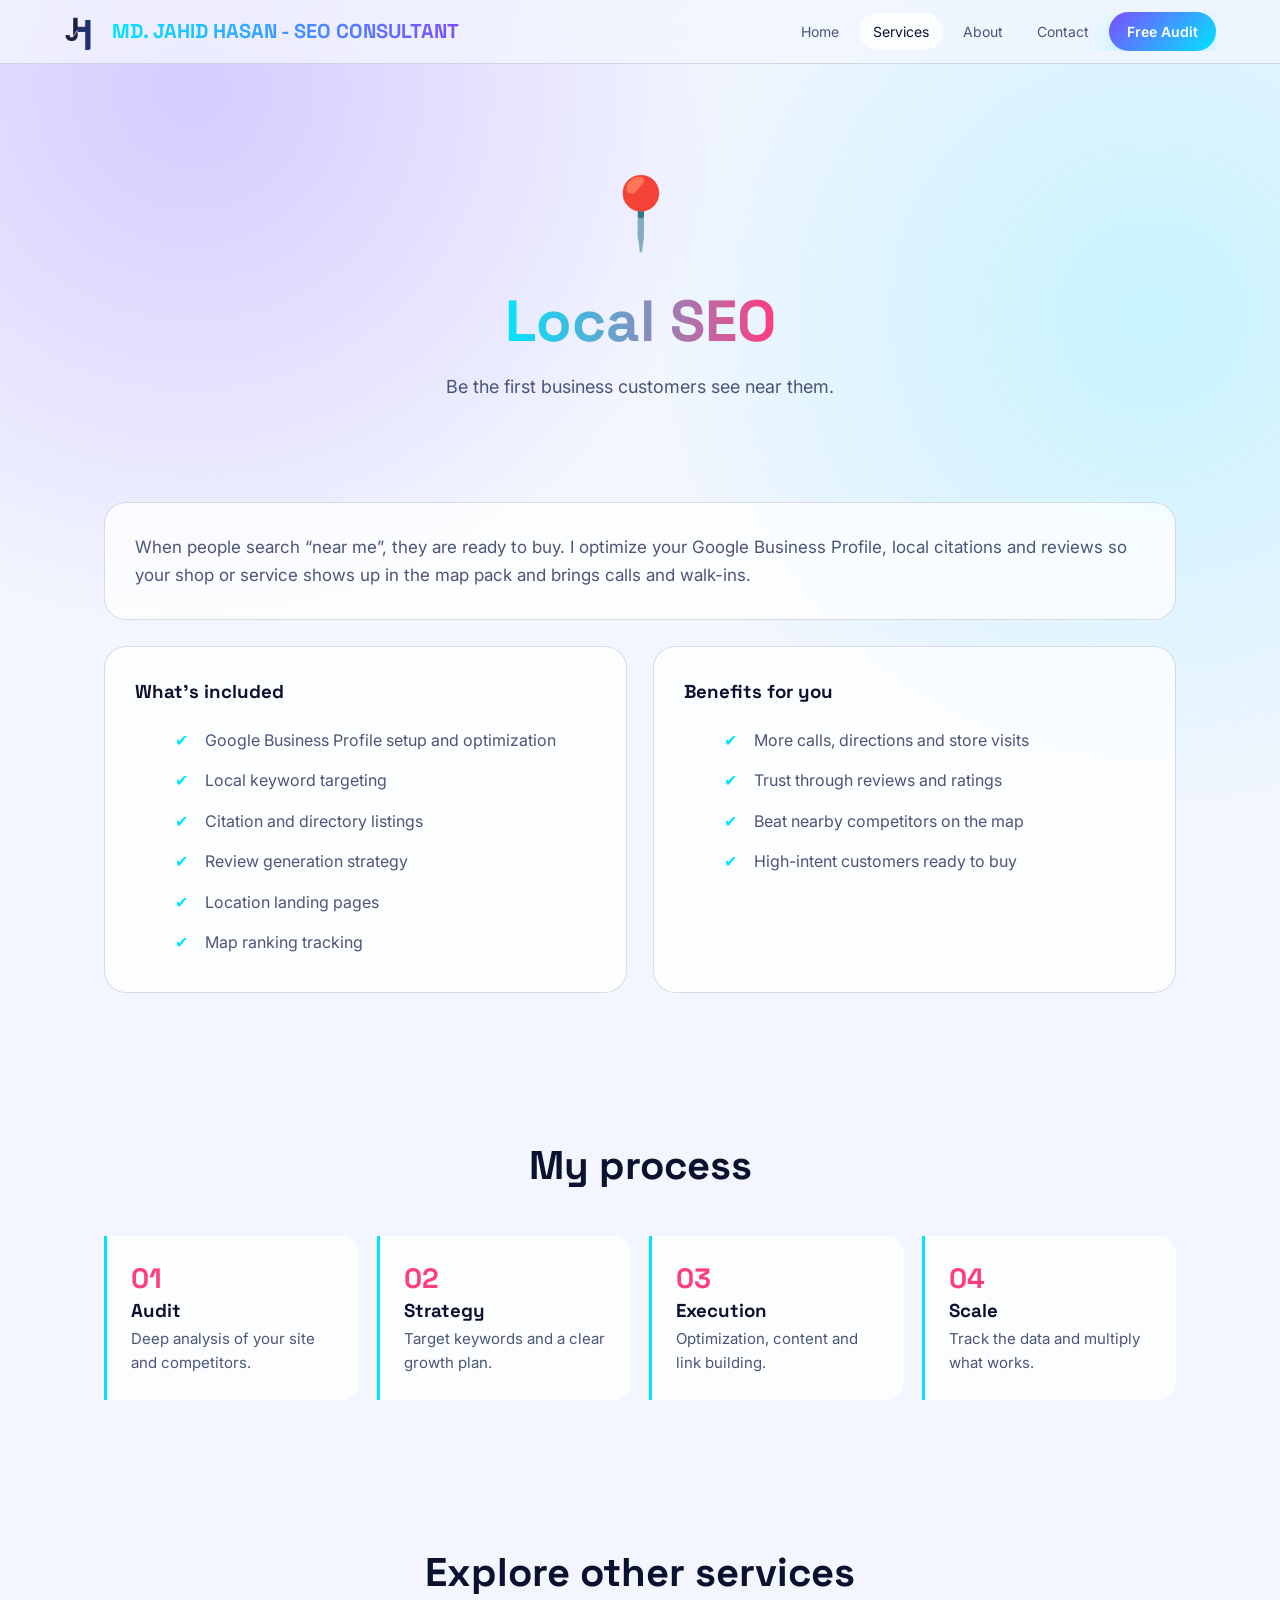
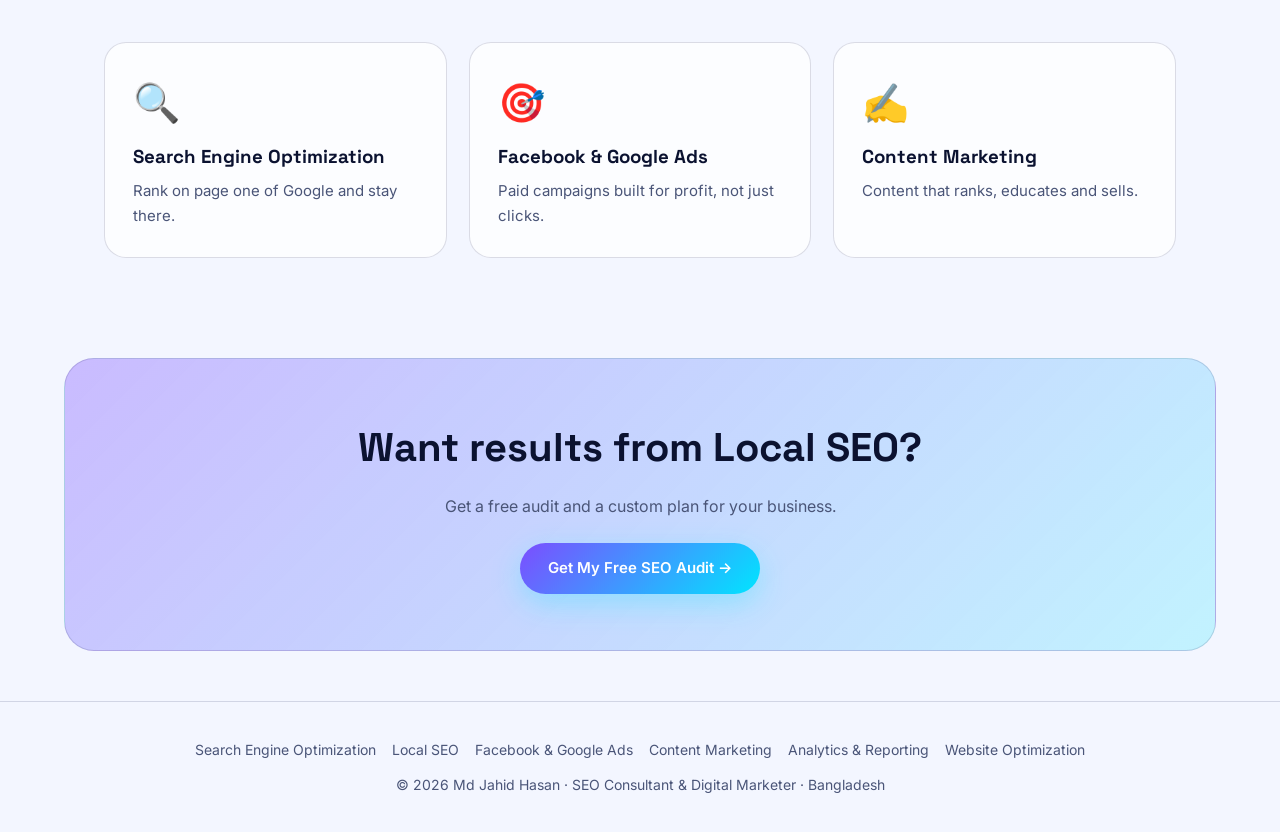
<file: jahid-hasan-website/local-seo.html>
<!DOCTYPE html>
<html lang="en">
<head>
<meta charset="utf-8">
<meta name="viewport" content="width=device-width, initial-scale=1, viewport-fit=cover">
<title>Local SEO – Md Jahid Hasan</title>
<meta name="description" content="Be the first business customers see near them.">
<link rel="stylesheet" href="https://fonts.googleapis.com/css2?family=Space+Grotesk:wght@500;700&family=Inter:wght@400;500;600&display=swap">
<link rel="stylesheet" href="css/style.css">
</head>
<body>
<nav><a class="logo" href="index.html"><img src="images/logo.png" alt="Md Jahid Hasan logo" onerror="this.style.display='none'"><span class="logo-name">MD. JAHID HASAN - SEO CONSULTANT</span></a>
<div class="links"><a href="index.html">Home</a><a href="services.html" class="on">Services</a><a href="about.html">About</a><a href="contact.html">Contact</a><a class="btn" style="padding:8px 18px;color:#fff" href="contact.html">Free Audit</a></div></nav>
<main>
<div class="phead"><span class="big">📍</span><h1><em>Local SEO</em></h1><p>Be the first business customers see near them.</p></div>
<section><div class="box rv" style="margin-bottom:26px"><p style="color:var(--mu);font-size:17px">When people search “near me”, they are ready to buy. I optimize your Google Business Profile, local citations and reviews so your shop or service shows up in the map pack and brings calls and walk-ins.</p></div>
<div class="two"><div class="box rv"><h3>What’s included</h3><ul><li>Google Business Profile setup and optimization</li><li>Local keyword targeting</li><li>Citation and directory listings</li><li>Review generation strategy</li><li>Location landing pages</li><li>Map ranking tracking</li></ul></div><div class="box rv"><h3>Benefits for you</h3><ul><li>More calls, directions and store visits</li><li>Trust through reviews and ratings</li><li>Beat nearby competitors on the map</li><li>High-intent customers ready to buy</li></ul></div></div></section>
<section><h2 class="rv">My process</h2><br><div class="steps"><div class="step rv"><h3>Audit</h3><p>Deep analysis of your site and competitors.</p></div><div class="step rv"><h3>Strategy</h3><p>Target keywords and a clear growth plan.</p></div><div class="step rv"><h3>Execution</h3><p>Optimization, content and link building.</p></div><div class="step rv"><h3>Scale</h3><p>Track the data and multiply what works.</p></div></div></section>
<section><h2 class="rv">Explore other services</h2><br><div class="grid"><a class="card rv" href="seo.html"><span class="ic">🔍</span><h3>Search Engine Optimization</h3><p>Rank on page one of Google and stay there.</p></a><a class="card rv" href="ads.html"><span class="ic">🎯</span><h3>Facebook &amp; Google Ads</h3><p>Paid campaigns built for profit, not just clicks.</p></a><a class="card rv" href="content.html"><span class="ic">✍️</span><h3>Content Marketing</h3><p>Content that ranks, educates and sells.</p></a></div></section>
<div class="cta rv"><h2>Want results from Local SEO?</h2><p>Get a free audit and a custom plan for your business.</p><a class="btn" href="contact.html">Get My Free SEO Audit →</a></div>
</main>
<footer><div><a href="seo.html">Search Engine Optimization</a><a href="local-seo.html">Local SEO</a><a href="ads.html">Facebook &amp; Google Ads</a><a href="content.html">Content Marketing</a><a href="analytics.html">Analytics &amp; Reporting</a><a href="website.html">Website Optimization</a></div>© 2026 Md Jahid Hasan · SEO Consultant &amp; Digital Marketer · Bangladesh</footer>
<script src="js/config.js"></script>
<script src="js/main.js"></script>
</body>
</html>
</file>
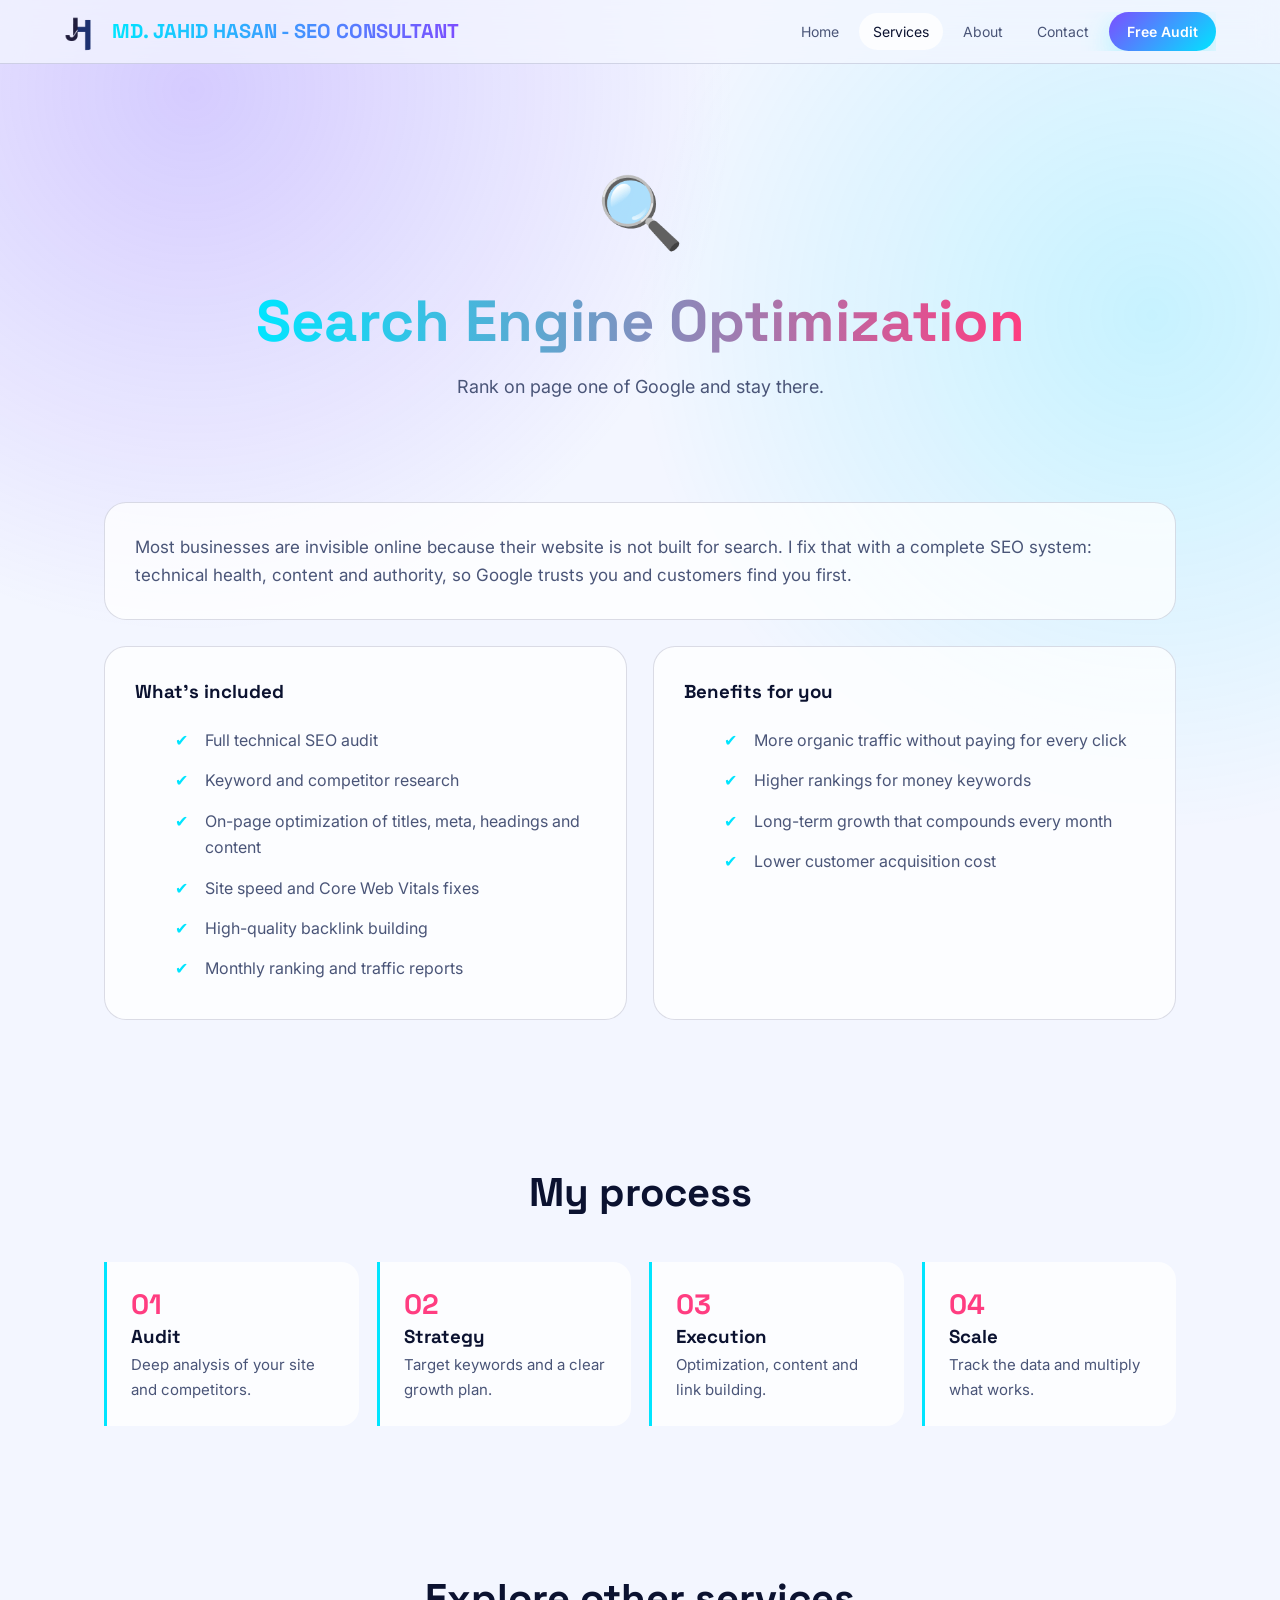
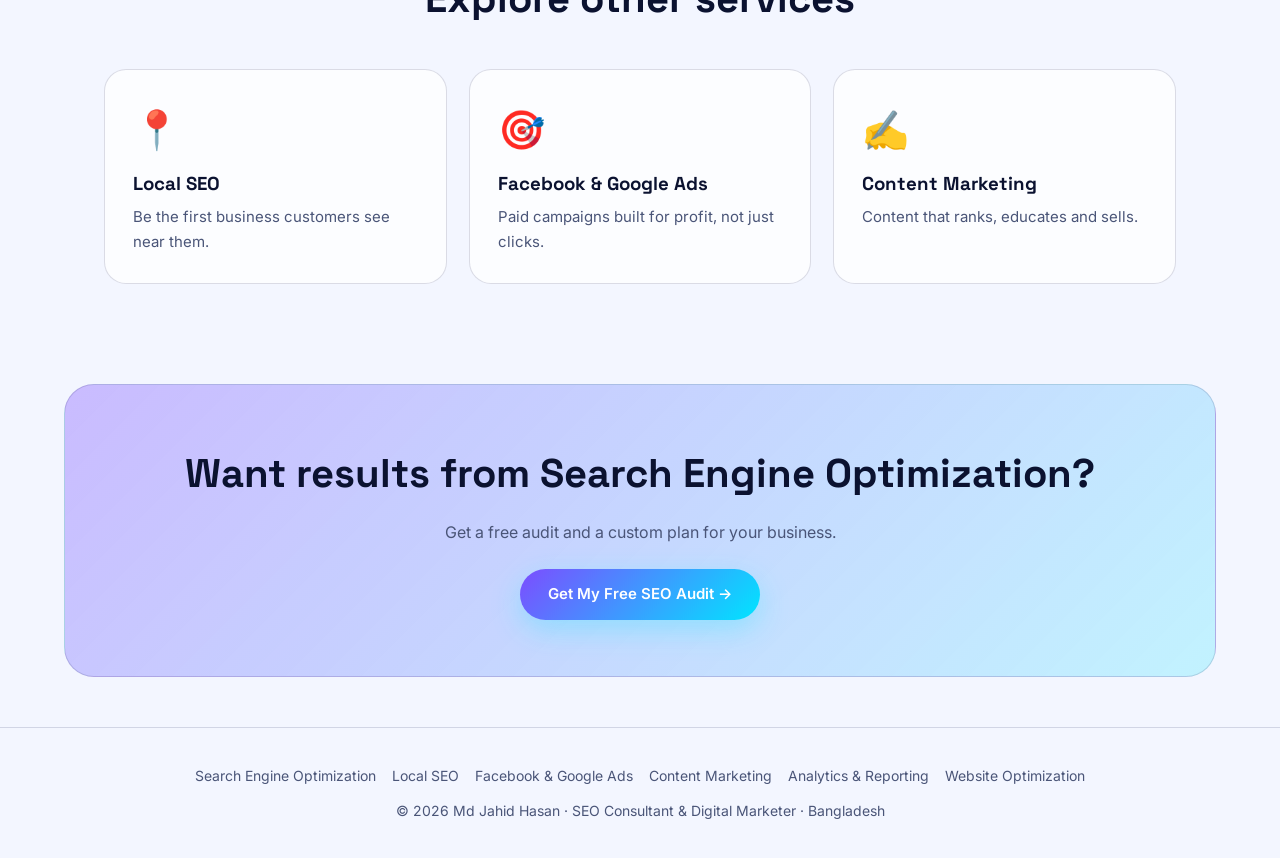
<file: jahid-hasan-website/seo.html>
<!DOCTYPE html>
<html lang="en">
<head>
<meta charset="utf-8">
<meta name="viewport" content="width=device-width, initial-scale=1, viewport-fit=cover">
<title>Search Engine Optimization – Md Jahid Hasan</title>
<meta name="description" content="Rank on page one of Google and stay there.">
<link rel="stylesheet" href="https://fonts.googleapis.com/css2?family=Space+Grotesk:wght@500;700&family=Inter:wght@400;500;600&display=swap">
<link rel="stylesheet" href="css/style.css">
</head>
<body>
<nav><a class="logo" href="index.html"><img src="images/logo.png" alt="Md Jahid Hasan logo" onerror="this.style.display='none'"><span class="logo-name">MD. JAHID HASAN - SEO CONSULTANT</span></a>
<div class="links"><a href="index.html">Home</a><a href="services.html" class="on">Services</a><a href="about.html">About</a><a href="contact.html">Contact</a><a class="btn" style="padding:8px 18px;color:#fff" href="contact.html">Free Audit</a></div></nav>
<main>
<div class="phead"><span class="big">🔍</span><h1><em>Search Engine Optimization</em></h1><p>Rank on page one of Google and stay there.</p></div>
<section><div class="box rv" style="margin-bottom:26px"><p style="color:var(--mu);font-size:17px">Most businesses are invisible online because their website is not built for search. I fix that with a complete SEO system: technical health, content and authority, so Google trusts you and customers find you first.</p></div>
<div class="two"><div class="box rv"><h3>What’s included</h3><ul><li>Full technical SEO audit</li><li>Keyword and competitor research</li><li>On-page optimization of titles, meta, headings and content</li><li>Site speed and Core Web Vitals fixes</li><li>High-quality backlink building</li><li>Monthly ranking and traffic reports</li></ul></div><div class="box rv"><h3>Benefits for you</h3><ul><li>More organic traffic without paying for every click</li><li>Higher rankings for money keywords</li><li>Long-term growth that compounds every month</li><li>Lower customer acquisition cost</li></ul></div></div></section>
<section><h2 class="rv">My process</h2><br><div class="steps"><div class="step rv"><h3>Audit</h3><p>Deep analysis of your site and competitors.</p></div><div class="step rv"><h3>Strategy</h3><p>Target keywords and a clear growth plan.</p></div><div class="step rv"><h3>Execution</h3><p>Optimization, content and link building.</p></div><div class="step rv"><h3>Scale</h3><p>Track the data and multiply what works.</p></div></div></section>
<section><h2 class="rv">Explore other services</h2><br><div class="grid"><a class="card rv" href="local-seo.html"><span class="ic">📍</span><h3>Local SEO</h3><p>Be the first business customers see near them.</p></a><a class="card rv" href="ads.html"><span class="ic">🎯</span><h3>Facebook &amp; Google Ads</h3><p>Paid campaigns built for profit, not just clicks.</p></a><a class="card rv" href="content.html"><span class="ic">✍️</span><h3>Content Marketing</h3><p>Content that ranks, educates and sells.</p></a></div></section>
<div class="cta rv"><h2>Want results from Search Engine Optimization?</h2><p>Get a free audit and a custom plan for your business.</p><a class="btn" href="contact.html">Get My Free SEO Audit →</a></div>
</main>
<footer><div><a href="seo.html">Search Engine Optimization</a><a href="local-seo.html">Local SEO</a><a href="ads.html">Facebook &amp; Google Ads</a><a href="content.html">Content Marketing</a><a href="analytics.html">Analytics &amp; Reporting</a><a href="website.html">Website Optimization</a></div>© 2026 Md Jahid Hasan · SEO Consultant &amp; Digital Marketer · Bangladesh</footer>
<script src="js/config.js"></script>
<script src="js/main.js"></script>
</body>
</html>
</file>
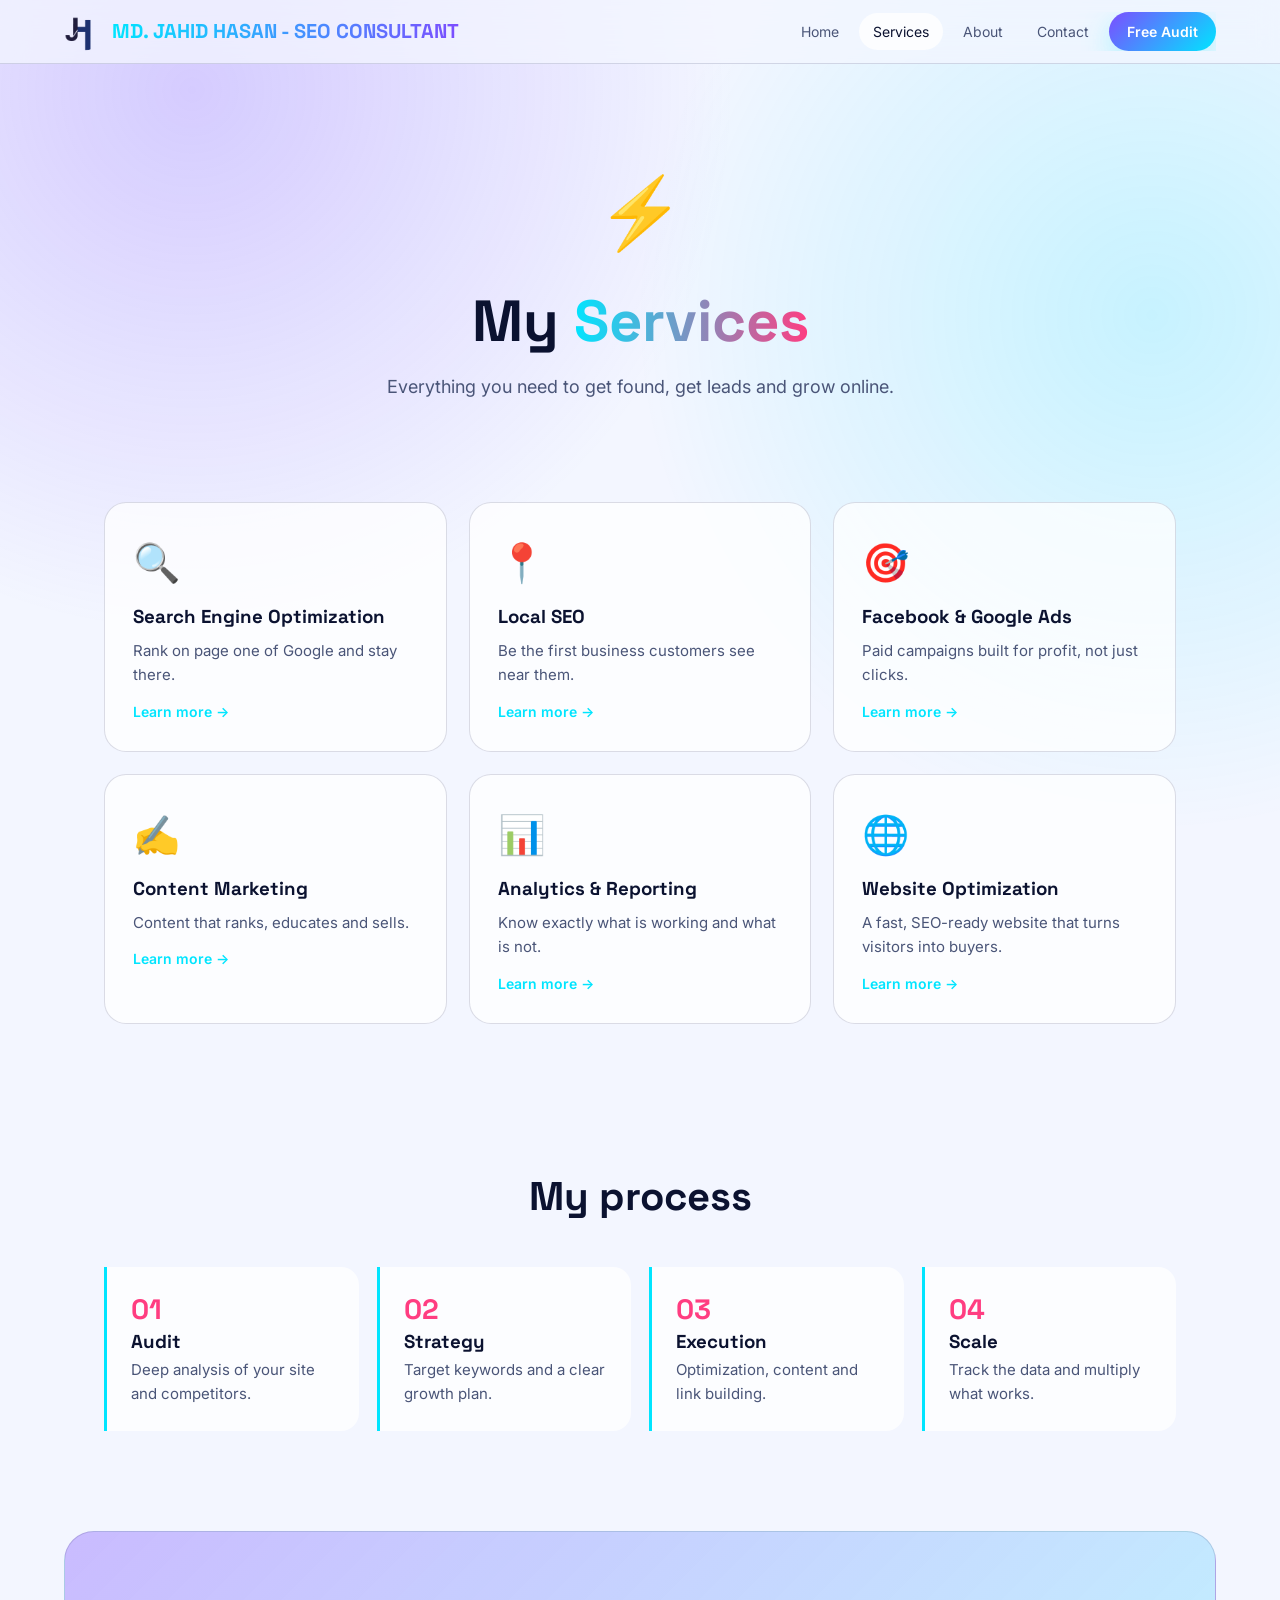
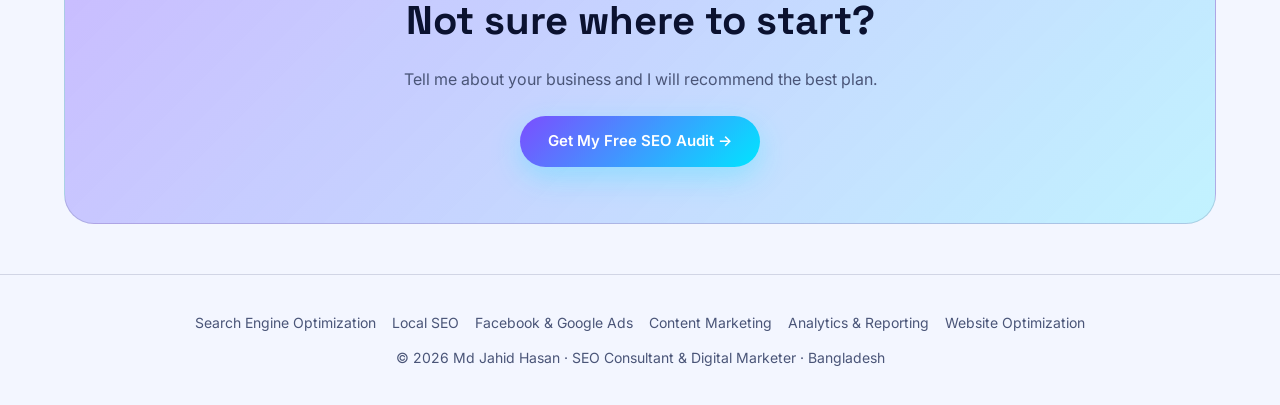
<file: jahid-hasan-website/services.html>
<!DOCTYPE html>
<html lang="en">
<head>
<meta charset="utf-8">
<meta name="viewport" content="width=device-width, initial-scale=1, viewport-fit=cover">
<title>Services – Md Jahid Hasan</title>
<meta name="description" content="SEO, Local SEO, Ads, Content, Analytics and Website Optimization services.">
<link rel="stylesheet" href="https://fonts.googleapis.com/css2?family=Space+Grotesk:wght@500;700&family=Inter:wght@400;500;600&display=swap">
<link rel="stylesheet" href="css/style.css">
</head>
<body>
<nav><a class="logo" href="index.html"><img src="images/logo.png" alt="Md Jahid Hasan logo" onerror="this.style.display='none'"><span class="logo-name">MD. JAHID HASAN - SEO CONSULTANT</span></a>
<div class="links"><a href="index.html">Home</a><a href="services.html" class="on">Services</a><a href="about.html">About</a><a href="contact.html">Contact</a><a class="btn" style="padding:8px 18px;color:#fff" href="contact.html">Free Audit</a></div></nav>
<main>
<div class="phead"><span class="big">⚡</span><h1>My <em>Services</em></h1><p>Everything you need to get found, get leads and grow online.</p></div>
<section><div class="grid"><a class="card rv" href="seo.html"><span class="ic">🔍</span><h3>Search Engine Optimization</h3><p>Rank on page one of Google and stay there.</p><em>Learn more →</em></a><a class="card rv" href="local-seo.html"><span class="ic">📍</span><h3>Local SEO</h3><p>Be the first business customers see near them.</p><em>Learn more →</em></a><a class="card rv" href="ads.html"><span class="ic">🎯</span><h3>Facebook &amp; Google Ads</h3><p>Paid campaigns built for profit, not just clicks.</p><em>Learn more →</em></a><a class="card rv" href="content.html"><span class="ic">✍️</span><h3>Content Marketing</h3><p>Content that ranks, educates and sells.</p><em>Learn more →</em></a><a class="card rv" href="analytics.html"><span class="ic">📊</span><h3>Analytics &amp; Reporting</h3><p>Know exactly what is working and what is not.</p><em>Learn more →</em></a><a class="card rv" href="website.html"><span class="ic">🌐</span><h3>Website Optimization</h3><p>A fast, SEO-ready website that turns visitors into buyers.</p><em>Learn more →</em></a></div></section>
<section><h2 class="rv">My process</h2><br><div class="steps"><div class="step rv"><h3>Audit</h3><p>Deep analysis of your site and competitors.</p></div><div class="step rv"><h3>Strategy</h3><p>Target keywords and a clear growth plan.</p></div><div class="step rv"><h3>Execution</h3><p>Optimization, content and link building.</p></div><div class="step rv"><h3>Scale</h3><p>Track the data and multiply what works.</p></div></div></section>
<div class="cta rv"><h2>Not sure where to start?</h2><p>Tell me about your business and I will recommend the best plan.</p><a class="btn" href="contact.html">Get My Free SEO Audit →</a></div>
</main>
<footer><div><a href="seo.html">Search Engine Optimization</a><a href="local-seo.html">Local SEO</a><a href="ads.html">Facebook &amp; Google Ads</a><a href="content.html">Content Marketing</a><a href="analytics.html">Analytics &amp; Reporting</a><a href="website.html">Website Optimization</a></div>© 2026 Md Jahid Hasan · SEO Consultant &amp; Digital Marketer · Bangladesh</footer>
<script src="js/config.js"></script>
<script src="js/main.js"></script>
</body>
</html>
</file>
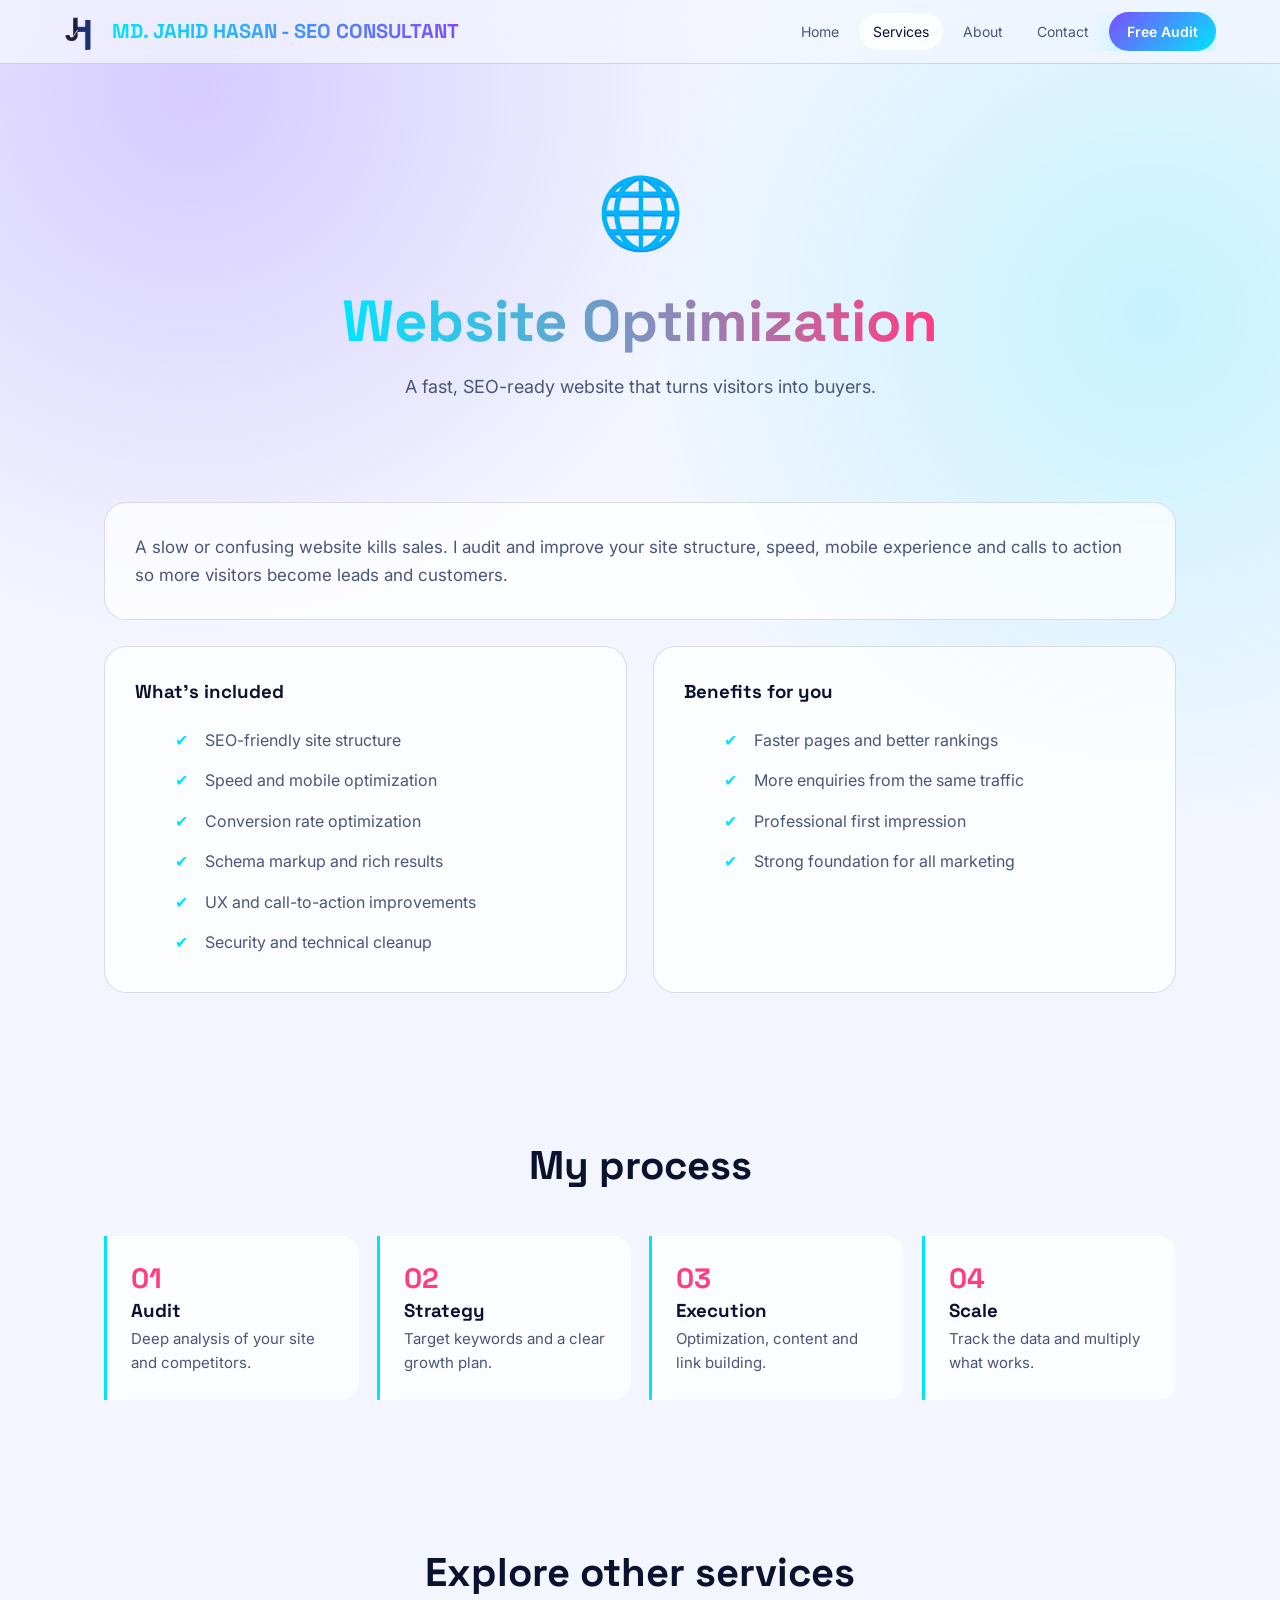
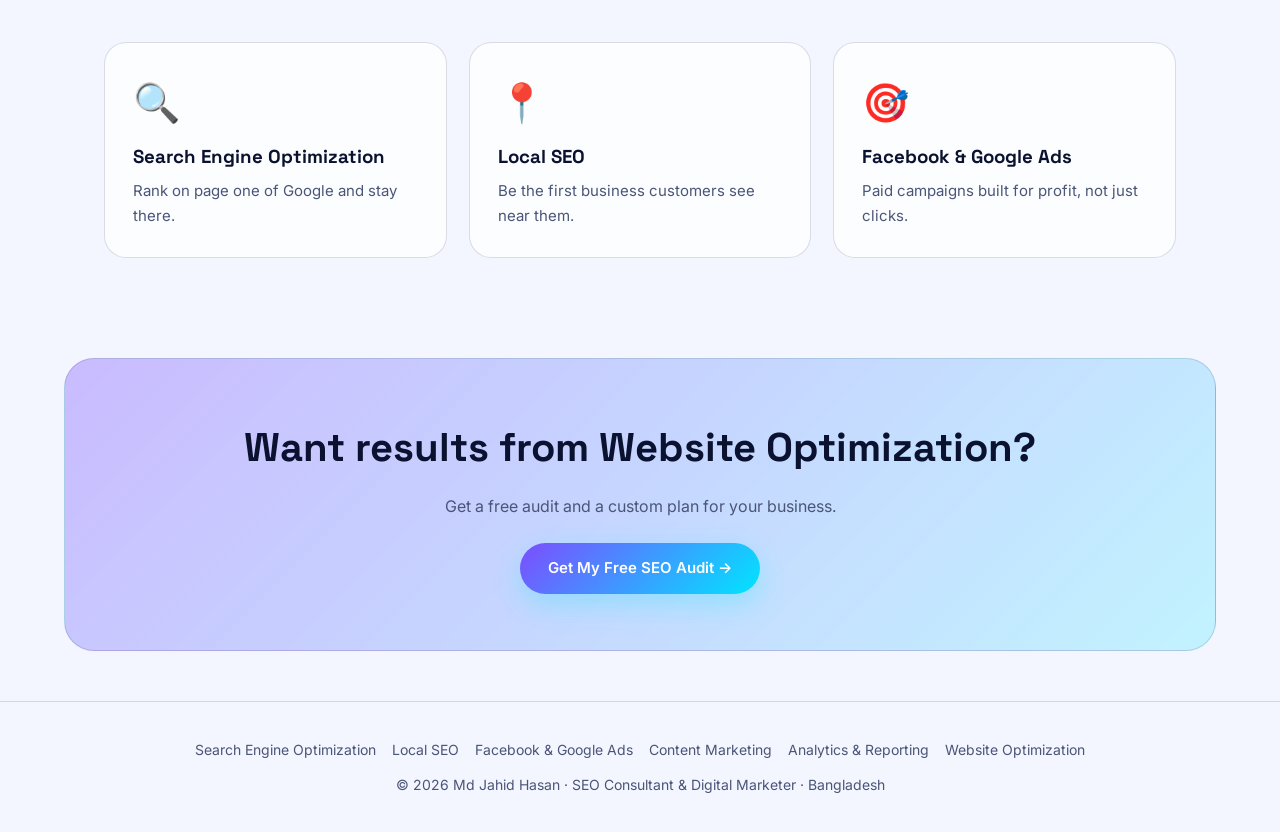
<file: jahid-hasan-website/website.html>
<!DOCTYPE html>
<html lang="en">
<head>
<meta charset="utf-8">
<meta name="viewport" content="width=device-width, initial-scale=1, viewport-fit=cover">
<title>Website Optimization – Md Jahid Hasan</title>
<meta name="description" content="A fast, SEO-ready website that turns visitors into buyers.">
<link rel="stylesheet" href="https://fonts.googleapis.com/css2?family=Space+Grotesk:wght@500;700&family=Inter:wght@400;500;600&display=swap">
<link rel="stylesheet" href="css/style.css">
</head>
<body>
<nav><a class="logo" href="index.html"><img src="images/logo.png" alt="Md Jahid Hasan logo" onerror="this.style.display='none'"><span class="logo-name">MD. JAHID HASAN - SEO CONSULTANT</span></a>
<div class="links"><a href="index.html">Home</a><a href="services.html" class="on">Services</a><a href="about.html">About</a><a href="contact.html">Contact</a><a class="btn" style="padding:8px 18px;color:#fff" href="contact.html">Free Audit</a></div></nav>
<main>
<div class="phead"><span class="big">🌐</span><h1><em>Website Optimization</em></h1><p>A fast, SEO-ready website that turns visitors into buyers.</p></div>
<section><div class="box rv" style="margin-bottom:26px"><p style="color:var(--mu);font-size:17px">A slow or confusing website kills sales. I audit and improve your site structure, speed, mobile experience and calls to action so more visitors become leads and customers.</p></div>
<div class="two"><div class="box rv"><h3>What’s included</h3><ul><li>SEO-friendly site structure</li><li>Speed and mobile optimization</li><li>Conversion rate optimization</li><li>Schema markup and rich results</li><li>UX and call-to-action improvements</li><li>Security and technical cleanup</li></ul></div><div class="box rv"><h3>Benefits for you</h3><ul><li>Faster pages and better rankings</li><li>More enquiries from the same traffic</li><li>Professional first impression</li><li>Strong foundation for all marketing</li></ul></div></div></section>
<section><h2 class="rv">My process</h2><br><div class="steps"><div class="step rv"><h3>Audit</h3><p>Deep analysis of your site and competitors.</p></div><div class="step rv"><h3>Strategy</h3><p>Target keywords and a clear growth plan.</p></div><div class="step rv"><h3>Execution</h3><p>Optimization, content and link building.</p></div><div class="step rv"><h3>Scale</h3><p>Track the data and multiply what works.</p></div></div></section>
<section><h2 class="rv">Explore other services</h2><br><div class="grid"><a class="card rv" href="seo.html"><span class="ic">🔍</span><h3>Search Engine Optimization</h3><p>Rank on page one of Google and stay there.</p></a><a class="card rv" href="local-seo.html"><span class="ic">📍</span><h3>Local SEO</h3><p>Be the first business customers see near them.</p></a><a class="card rv" href="ads.html"><span class="ic">🎯</span><h3>Facebook &amp; Google Ads</h3><p>Paid campaigns built for profit, not just clicks.</p></a></div></section>
<div class="cta rv"><h2>Want results from Website Optimization?</h2><p>Get a free audit and a custom plan for your business.</p><a class="btn" href="contact.html">Get My Free SEO Audit →</a></div>
</main>
<footer><div><a href="seo.html">Search Engine Optimization</a><a href="local-seo.html">Local SEO</a><a href="ads.html">Facebook &amp; Google Ads</a><a href="content.html">Content Marketing</a><a href="analytics.html">Analytics &amp; Reporting</a><a href="website.html">Website Optimization</a></div>© 2026 Md Jahid Hasan · SEO Consultant &amp; Digital Marketer · Bangladesh</footer>
<script src="js/config.js"></script>
<script src="js/main.js"></script>
</body>
</html>
</file>
<file: jahid-hasan-website/css/style.css>
:root{--bg:#070a14;--tx:#eaf0ff;--mu:#9aa6c7;--a:#00e5ff;--b:#7c4dff;--c:#ff3d81;--card:rgba(255,255,255,.05);--bd:rgba(255,255,255,.12);box-sizing:border-box;padding-top:env(safe-area-inset-top,0px);padding-bottom:env(safe-area-inset-bottom,0px)}
@media (prefers-color-scheme:light){:root:not([data-theme="dark"]){--bg:#f3f6ff;--tx:#0b1230;--mu:#4a5578;--card:rgba(255,255,255,.75);--bd:rgba(20,30,80,.15)}}
:root[data-theme="dark"]{--bg:#070a14}
html{scroll-padding-top:env(safe-area-inset-top,0px)}
*{box-sizing:border-box;margin:0}
body{background:var(--bg);color:var(--tx);font-family:Inter,sans-serif;line-height:1.65;overflow-x:hidden}
body::before{content:"";position:fixed;inset:0;background:radial-gradient(circle at 15% 10%,rgba(124,77,255,.25),transparent 40%),radial-gradient(circle at 90% 35%,rgba(0,229,255,.18),transparent 40%);z-index:-1}
h1,h2,h3,.logo{font-family:'Space Grotesk',sans-serif}
a{color:inherit;text-decoration:none}
nav{position:sticky;top:env(safe-area-inset-top,0px);display:flex;justify-content:space-between;align-items:center;gap:14px;padding:12px 5vw;backdrop-filter:blur(14px);background:color-mix(in srgb,var(--bg) 75%,transparent);z-index:9;border-bottom:1px solid var(--bd);flex-wrap:wrap}
.logo{display:flex;align-items:center;gap:10px;font-size:20px;font-weight:700;white-space:nowrap}
.logo img{width:38px;height:38px;object-fit:contain;border-radius:50%}
.logo-name{background:linear-gradient(90deg,var(--a),var(--b));-webkit-background-clip:text;background-clip:text;color:transparent}
.links{display:flex;gap:6px;overflow-x:auto;align-items:center}
.links a{padding:7px 14px;border-radius:30px;font-size:14px;color:var(--mu);white-space:nowrap}
.links a.on,.links a:hover{color:var(--tx);background:var(--card)}
.btn{display:inline-block;padding:13px 28px;border-radius:50px;background:linear-gradient(135deg,var(--b),var(--a));color:#fff;font-weight:600;box-shadow:0 10px 30px rgba(0,229,255,.28);transition:.3s;border:0;cursor:pointer;font-size:15px}
.btn:hover{transform:translateY(-3px) scale(1.04)}
.btn.o{background:none;border:1px solid var(--bd);box-shadow:none;color:var(--tx)}
section{padding:70px 5vw;max-width:1200px;margin:auto}
.hero{display:grid;grid-template-columns:1.2fr 1fr;gap:30px;align-items:center;min-height:82vh}
.tag{display:inline-block;padding:6px 16px;border:1px solid var(--bd);border-radius:30px;color:var(--a);font-size:14px;background:var(--card)}
h1{font-size:clamp(32px,5vw,58px);line-height:1.15;margin:18px 0}
h1 em,h2 em{font-style:normal;background:linear-gradient(90deg,var(--a),var(--c));background-clip:text;-webkit-background-clip:text;color:transparent}
.hero p.lead{color:var(--mu);font-size:18px;max-width:540px;margin-bottom:26px}
.btns{display:flex;gap:14px;flex-wrap:wrap}
/* photo frame */
.stage{perspective:1000px;display:grid;place-items:center;height:440px}
.frame{width:300px;height:380px;position:relative;transform-style:preserve-3d;transition:transform .15s}
.frame .ph{position:absolute;inset:0;border-radius:28px;overflow:hidden;border:2px solid var(--a);box-shadow:0 0 50px rgba(0,229,255,.4),inset 0 0 40px rgba(124,77,255,.4);background:linear-gradient(160deg,#1a2147,#0c1030);display:grid;place-items:center;cursor:pointer}
.frame img{width:100%;height:100%;object-fit:cover;display:block}
.frame .ph span{color:#9aa6c7;text-align:center;font-size:14px;padding:20px}
.frame .ph span b{display:block;font-size:56px;color:var(--a)}
.frame::before,.frame::after{content:"";position:absolute;inset:-18px;border-radius:40px;border:1px dashed var(--b);transform:translateZ(-40px);animation:pulse 4s ease-in-out infinite}
.frame::after{inset:-36px;border-color:var(--c);transform:translateZ(-80px);animation-delay:1s}
@keyframes pulse{50%{opacity:.3;transform:translateZ(-40px) scale(1.04)}}
.chip{position:absolute;padding:9px 16px;border-radius:14px;background:rgba(10,15,40,.85);color:#eaf0ff;border:1px solid var(--a);font-size:13px;font-weight:600;transform:translateZ(90px);animation:fl 5s ease-in-out infinite;backdrop-filter:blur(6px)}
.chip:nth-of-type(1){top:30px;left:-50px}.chip:nth-of-type(2){top:150px;right:-50px;animation-delay:1s;border-color:var(--c)}.chip:nth-of-type(3){bottom:30px;left:-30px;animation-delay:2s;border-color:var(--b)}
@keyframes fl{50%{margin-top:-14px}}
.stats{display:grid;grid-template-columns:repeat(auto-fit,minmax(180px,1fr));gap:18px}
.stat{padding:26px;text-align:center;background:var(--card);border:1px solid var(--bd);border-radius:20px}
.stat b{display:block;font:700 42px 'Space Grotesk';background:linear-gradient(90deg,var(--a),var(--b));background-clip:text;-webkit-background-clip:text;color:transparent}
.stat span{color:var(--mu)}
h2{font-size:clamp(26px,4vw,40px);text-align:center;margin-bottom:10px}
.sub{text-align:center;color:var(--mu);margin:0 auto 40px;max-width:640px}
.grid{display:grid;grid-template-columns:repeat(auto-fit,minmax(260px,1fr));gap:22px;perspective:1000px}
.card{display:block;padding:28px;border-radius:22px;background:var(--card);border:1px solid var(--bd);transition:transform .15s;transform-style:preserve-3d;position:relative;overflow:hidden}
.card::after{content:"";position:absolute;inset:0;background:radial-gradient(circle at var(--x,50%) var(--y,0%),rgba(0,229,255,.2),transparent 50%);opacity:0;transition:.3s;pointer-events:none}
.card:hover::after{opacity:1}
.card .ic{font-size:38px;transform:translateZ(40px);display:block;margin-bottom:8px}
.card h3{transform:translateZ(30px);margin-bottom:6px}
.card p{color:var(--mu);font-size:15px}
.card em{display:block;margin-top:12px;color:var(--a);font-style:normal;font-size:14px;font-weight:600}
.steps{display:grid;grid-template-columns:repeat(auto-fit,minmax(200px,1fr));gap:18px;counter-reset:s}
.step{padding:24px;border-left:3px solid var(--a);background:var(--card);border-radius:0 18px 18px 0;counter-increment:s}
.step::before{content:"0" counter(s);font:700 28px 'Space Grotesk';color:var(--c);display:block}
.step p{color:var(--mu);font-size:15px}
.phead{text-align:center;padding:90px 5vw 30px;max-width:900px;margin:auto}
.phead .big{font-size:70px;display:block;animation:fl 5s ease-in-out infinite}
.phead p{color:var(--mu);font-size:18px}
.two{display:grid;grid-template-columns:1fr 1fr;gap:26px}
.box{padding:30px;background:var(--card);border:1px solid var(--bd);border-radius:22px}
.box h3{margin-bottom:12px}
.box li{list-style:none;padding:7px 0 7px 30px;position:relative;color:var(--mu)}
.box li::before{content:"✔";position:absolute;left:0;color:var(--a)}
.cta{text-align:center;padding:56px 5vw;margin:30px 5vw 50px;border-radius:30px;background:linear-gradient(135deg,rgba(124,77,255,.35),rgba(0,229,255,.2));border:1px solid var(--bd)}
.cta h2{margin-bottom:12px}.cta p{color:var(--mu);margin-bottom:24px}
textarea,input{width:100%;padding:14px;border-radius:14px;border:1px solid var(--bd);background:var(--card);color:var(--tx);font:inherit;margin-bottom:12px}
footer{padding:36px 5vw;border-top:1px solid var(--bd);color:var(--mu);font-size:14px;text-align:center}
footer div{display:flex;gap:16px;justify-content:center;flex-wrap:wrap;margin-bottom:12px}
.rv{opacity:0;transform:translateY(36px);transition:.9s}.rv.on{opacity:1;transform:none}
@media(max-width:800px){.hero,.two{grid-template-columns:1fr}.hero{text-align:center}.hero p.lead{margin-inline:auto}.btns{justify-content:center}.stage{height:420px}.chip:nth-of-type(1){left:-10px}.chip:nth-of-type(2){right:-10px}.chip:nth-of-type(3){left:0}}
.ph-fallback{color:#9aa6c7;text-align:center;font-size:14px;padding:20px}
.ph-fallback b{display:block;font-size:56px;color:var(--a)}
</file>
